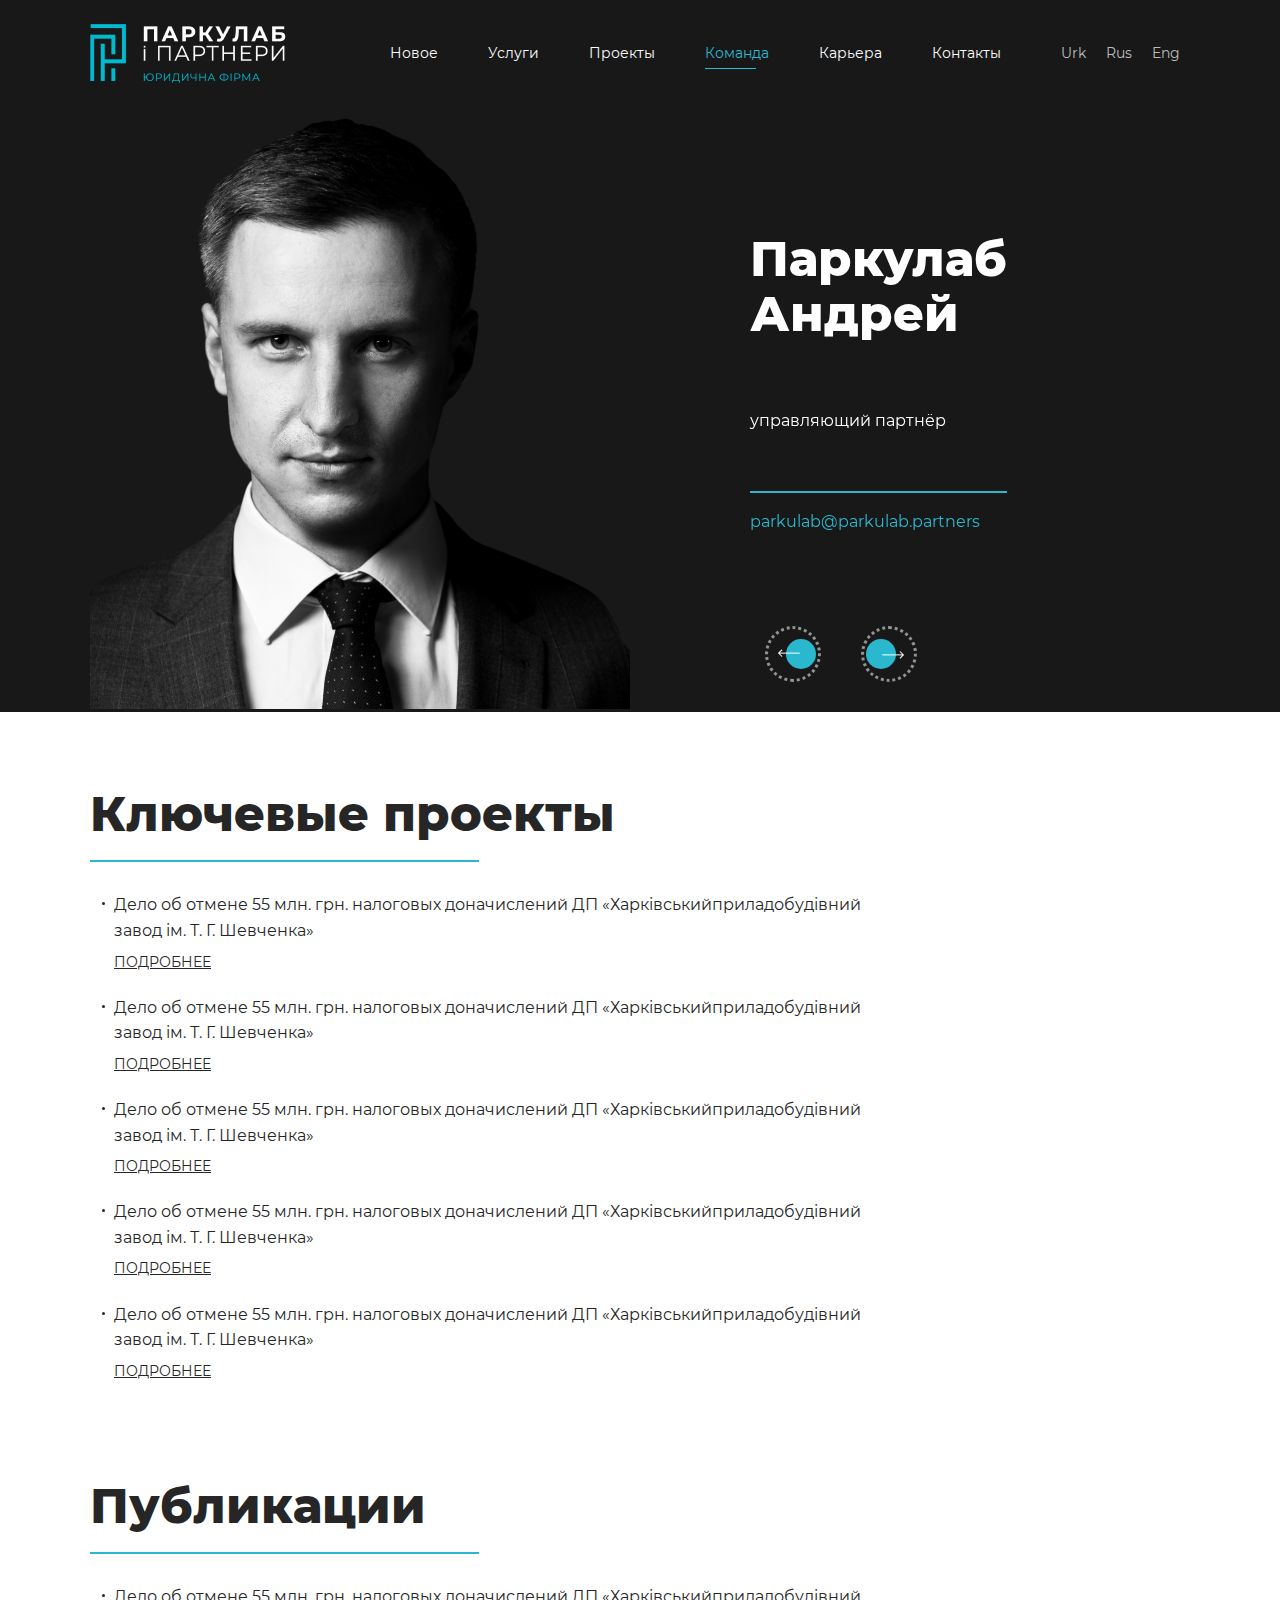
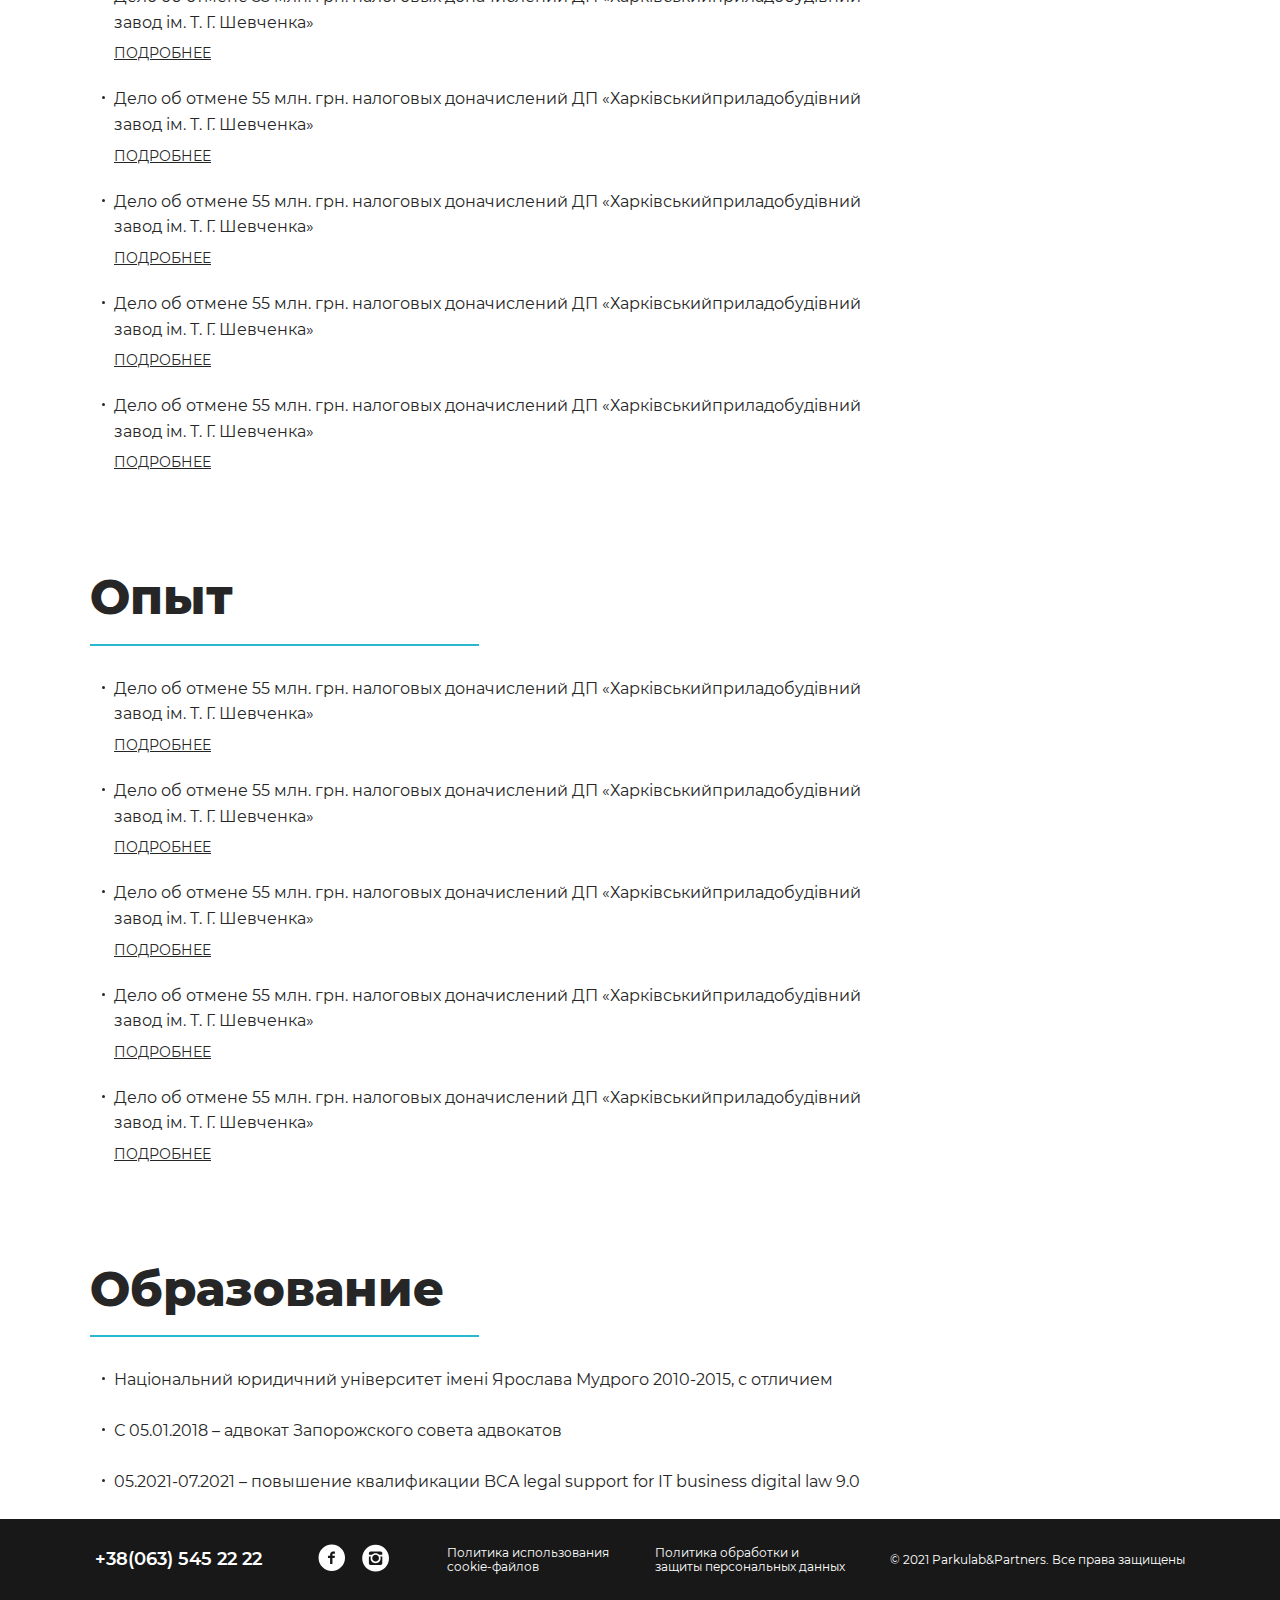
<file: comand-inn.html>
<!DOCTYPE html>
<html lang="en">

<head>
    <meta charset="UTF-8">
    <meta http-equiv="X-UA-Compatible" content="IE=edge">
    <meta name="viewport" content="width=device-width, initial-scale=1.0">
    <title>Document</title>
    <link rel="stylesheet" href="css/style.css">
</head>

<body>

    <div class="comand-inn">
        <div class="header">
            <div class="header__wraps">

                <div class="header__container _container">
                    <div class="header__inner">

                        <a href="index.html" class="header__logo logo">
                            <img class="logo__img" src="img/header/logo.png" alt="" class="logo__img">
                        </a>
                        <div class="header__right">
                            <div class="header__menu menu">
                                <ul class="menu__list">
                                    <li class="menu__item"><a href="new.html" class="menu__link ">Новое</a></li>
                                    <li class="menu__item"><a href="services.html" class="menu__link ">Услуги</a></li>
                                    <li class="menu__item"><a href="projectss.html" class="menu__link">Проекты</a></li>
                                    <li class="menu__item"><a href="comand.html" class="menu__link act">Команда</a></li>
                                    <li class="menu__item"><a href="" class="menu__link">Карьера</a></li>
                                    <li class="menu__item"><a href="contacts.html" class="menu__link">Контакты</a></li>
                                </ul>
                            </div>


                            <div class="header__lang lang">
                                <a href="" class="lang__send">Urk</a>
                                <a href="" class="lang__send">Rus</a>
                                <a href="" class="lang__send">Eng</a>
                            </div>

                        </div>
                        <div class="menuToggle icon">
                            <div class="hamburger"></div>
                        </div>
                    </div>
                </div>
            </div>

        </div>
        <div class="comand-inn__slider">
            <div class="comand-inn__container _container">
                <img src="img/comand/01.png" alt="" class="comand-inn__points">
                <div class="comand-inn__slidwrap">

                    <div class="comand-inn__slide">
                        <div class="comand-inn__photwrap">
                            <img src="img/comand-inn/01.png" alt="" class="comand-inn__photo">
                        </div>

                        <div class="comand-inn__slidecont">
                            <div class="comand-inn__slidtit">
                                Паркулаб <br> Андрей
                            </div>
                            <div class="comand-inn__desc">
                                управляющий партнёр
                            </div>
                            <div class="services-inn__line"></div>
                            <a href="mailto:parkulab@parkulab.partners" class="comand__link">parkulab@parkulab.partners</a>
                            <div class="comand-inn__btns">
                                <span class="  services-inn__round comand__round comand-inn__prev">
                                        <span class="comand-inn__blu">

                                        </span>
                                </span>
                                <span class="  services-inn__round comand__round comand-inn__next">
                                        <span class="comand-inn__blue">

                                        </span>
                                </span>
                            </div>
                        </div>
                    </div>
                    <div class="comand-inn__slide">
                        <div class="comand-inn__photwrap">
                            <img src="img/comand-inn/01.png" alt="" class="comand-inn__photo">
                        </div>

                        <div class="comand-inn__slidecont">
                            <div class="comand-inn__slidtit">
                                Паркулаб <br> Андрей
                            </div>
                            <div class="comand-inn__desc">
                                управляющий партнёр
                            </div>
                            <div class="services-inn__line"></div>
                            <a href="mailto:parkulab@parkulab.partners" class="comand__link">parkulab@parkulab.partners</a>
                            <div class="comand-inn__btns">
                                <span class="  services-inn__round comand__round comand-inn__prev">
                                        <span class="comand-inn__blu">

                                        </span>
                                </span>
                                <span class="  services-inn__round comand__round comand-inn__next">
                                        <span class="comand-inn__blue">

                                        </span>
                                </span>
                            </div>
                        </div>
                    </div>
                    <div class="comand-inn__slide">
                        <div class="comand-inn__photwrap">
                            <img src="img/comand-inn/01.png" alt="" class="comand-inn__photo">
                        </div>

                        <div class="comand-inn__slidecont">
                            <div class="comand-inn__slidtit">
                                Паркулаб <br> Андрей
                            </div>
                            <div class="comand-inn__desc">
                                управляющий партнёр
                            </div>
                            <div class="services-inn__line"></div>
                            <a href="mailto:parkulab@parkulab.partners" class="comand__link">parkulab@parkulab.partners</a>
                            <div class="comand-inn__btns">
                                <span class="  services-inn__round comand__round comand-inn__prev">
                                        <span class="comand-inn__blu">

                                        </span>
                                </span>
                                <span class="  services-inn__round comand__round comand-inn__next">
                                        <span class="comand-inn__blue">

                                        </span>
                                </span>
                            </div>
                        </div>
                    </div>



                </div>
            </div>

        </div>
        <div class="_container">
            <div class="comand-inn__content">

                <div class="comand-inn__left">
                    <div class="comand-inn__block">
                        <div class="contacts__title">
                            Ключевые проекты
                        </div>
                        <div class="contacts__line contacts__line_services"></div>

                        <ul class="comand-inn__list">
                            <li class="comand-inn__item">Дело об отмене 55 млн. грн. налоговых доначислений ДП «Харківськийприладобудівний завод ім. Т. Г. Шевченка»</li>
                            <a href="" class="comand-inn__link">Подробнее</a>
                            <li class="comand-inn__item">Дело об отмене 55 млн. грн. налоговых доначислений ДП «Харківськийприладобудівний завод ім. Т. Г. Шевченка»</li>
                            <a href="" class="comand-inn__link">Подробнее</a>
                            <li class="comand-inn__item">Дело об отмене 55 млн. грн. налоговых доначислений ДП «Харківськийприладобудівний завод ім. Т. Г. Шевченка»</li>
                            <a href="" class="comand-inn__link">Подробнее</a>
                            <li class="comand-inn__item">Дело об отмене 55 млн. грн. налоговых доначислений ДП «Харківськийприладобудівний завод ім. Т. Г. Шевченка»</li>
                            <a href="" class="comand-inn__link">Подробнее</a>
                            <li class="comand-inn__item">Дело об отмене 55 млн. грн. налоговых доначислений ДП «Харківськийприладобудівний завод ім. Т. Г. Шевченка»</li>
                            <a href="" class="comand-inn__link">Подробнее</a>
                        </ul>
                    </div>
                    <div class="comand-inn__block">
                        <div class="contacts__title">
                            Публикации
                        </div>
                        <div class="contacts__line contacts__line_services"></div>

                        <ul class="comand-inn__list">
                            <li class="comand-inn__item">Дело об отмене 55 млн. грн. налоговых доначислений ДП «Харківськийприладобудівний завод ім. Т. Г. Шевченка»</li>
                            <a href="" class="comand-inn__link">Подробнее</a>
                            <li class="comand-inn__item">Дело об отмене 55 млн. грн. налоговых доначислений ДП «Харківськийприладобудівний завод ім. Т. Г. Шевченка»</li>
                            <a href="" class="comand-inn__link">Подробнее</a>
                            <li class="comand-inn__item">Дело об отмене 55 млн. грн. налоговых доначислений ДП «Харківськийприладобудівний завод ім. Т. Г. Шевченка»</li>
                            <a href="" class="comand-inn__link">Подробнее</a>
                            <li class="comand-inn__item">Дело об отмене 55 млн. грн. налоговых доначислений ДП «Харківськийприладобудівний завод ім. Т. Г. Шевченка»</li>
                            <a href="" class="comand-inn__link">Подробнее</a>
                            <li class="comand-inn__item">Дело об отмене 55 млн. грн. налоговых доначислений ДП «Харківськийприладобудівний завод ім. Т. Г. Шевченка»</li>
                            <a href="" class="comand-inn__link">Подробнее</a>
                        </ul>
                    </div>
                    <div class="comand-inn__block">
                        <div class="contacts__title">
                            Опыт
                        </div>
                        <div class="contacts__line contacts__line_services"></div>

                        <ul class="comand-inn__list">
                            <li class="comand-inn__item">Дело об отмене 55 млн. грн. налоговых доначислений ДП «Харківськийприладобудівний завод ім. Т. Г. Шевченка»</li>
                            <a href="" class="comand-inn__link">Подробнее</a>
                            <li class="comand-inn__item">Дело об отмене 55 млн. грн. налоговых доначислений ДП «Харківськийприладобудівний завод ім. Т. Г. Шевченка»</li>
                            <a href="" class="comand-inn__link">Подробнее</a>
                            <li class="comand-inn__item">Дело об отмене 55 млн. грн. налоговых доначислений ДП «Харківськийприладобудівний завод ім. Т. Г. Шевченка»</li>
                            <a href="" class="comand-inn__link">Подробнее</a>
                            <li class="comand-inn__item">Дело об отмене 55 млн. грн. налоговых доначислений ДП «Харківськийприладобудівний завод ім. Т. Г. Шевченка»</li>
                            <a href="" class="comand-inn__link">Подробнее</a>
                            <li class="comand-inn__item">Дело об отмене 55 млн. грн. налоговых доначислений ДП «Харківськийприладобудівний завод ім. Т. Г. Шевченка»</li>
                            <a href="" class="comand-inn__link">Подробнее</a>
                        </ul>
                    </div>
                    <div class="comand-inn__block">
                        <div class="contacts__title">
                            Образование
                        </div>
                        <div class="contacts__line contacts__line_services"></div>

                        <ul class="comand-inn__list">
                            <li class="comand-inn__item comand-inn__item_marg">Національний юридичний університет імені Ярослава Мудрого 2010-2015, с отличием
                            </li>
                            <li class="comand-inn__item comand-inn__item_marg">С 05.01.2018 – адвокат Запорожского совета адвокатов
                            </li>
                            <li class="comand-inn__item comand-inn__item_marg">05.2021-07.2021 – повышение квалификации BCA legal support for IT business digital law 9.0
                            </li>


                        </ul>
                    </div>
                </div>
                <div class="comand-inn__right">

                    <div class="services-inn__nav">
                        <div class="services-inn__line comand-inn__pos"></div>
                        <div class="services-inn__navblock">
                            <a href="" class="services-inn__link">Все услуги</a>
                            <span class=" content-two__round services-inn__round services-inn__round_two">
                                        <span class="services-inn__blue">

                                        </span>
                            </span>
                        </div>

                    </div>
                </div>
            </div>
        </div>

        <div class="footer">
            <div class="footer__container _container">
                <div class="footer__wrap">
                    <div class="footer__inner">
                        <div class="footer__telephone footer__block">
                            <a href="tel:+380635452222" class="footer__call">+38(063) 545 22 22</a>
                        </div>
                        <div class="footer__icons footer__block">
                            <a href="" class="footer__icon">
                                <svg class="footer__img" width="28" height="28" viewBox="0 0 28 28" fill="" xmlns="http://www.w3.org/2000/svg">
<path  d="M13.7941 0.551758C6.48047 0.551758 0.551758 6.48047 0.551758 13.7941C0.551758 21.1078 6.48047 27.0365 13.7941 27.0365C21.1078 27.0365 27.0365 21.1078 27.0365 13.7941C27.0365 6.48047 21.1078 0.551758 13.7941 0.551758ZM16.9309 9.70278H14.9404C14.7045 9.70278 14.4424 10.0131 14.4424 10.4256V11.8629H16.9323L16.5557 13.9127H14.4424V20.0663H12.0933V13.9127H9.9621V11.8629H12.0933V10.6573C12.0933 8.92755 13.2934 7.52193 14.9404 7.52193H16.9309V9.70278Z" />
</svg>

                            </a>
                            <a href="" class="footer__icon">

                                <svg class="footer__img" width="27" height="28" viewBox="0 0 27 28" fill="" xmlns="http://www.w3.org/2000/svg">
<path d="M13.6 27.5882C11.7854 27.5882 10.0494 27.2349 8.39181 26.5282C6.73426 25.8216 5.30789 24.8707 4.11271 23.6755C2.91753 22.4803 1.96661 21.054 1.25997 19.3964C0.553333 17.7389 0.200012 16.0028 0.200012 14.1882C0.200012 12.3736 0.553333 10.6376 1.25997 8.98C1.96661 7.32245 2.91753 5.89609 4.11271 4.7009C5.30789 3.50572 6.73426 2.55481 8.39181 1.84817C10.0494 1.14153 11.7854 0.788208 13.6 0.788208C15.4146 0.788208 17.1507 1.14153 18.8082 1.84817C20.4658 2.55481 21.8921 3.50572 23.0873 4.7009C24.2825 5.89609 25.2334 7.32245 25.9401 8.98C26.6467 10.6376 27 12.3736 27 14.1882C27 16.0028 26.6467 17.7389 25.9401 19.3964C25.2334 21.054 24.2825 22.4803 23.0873 23.6755C21.8921 24.8707 20.4658 25.8216 18.8082 26.5282C17.1507 27.2349 15.4146 27.5882 13.6 27.5882ZM20.3 9.16321C20.3 8.70956 20.1386 8.31698 19.8158 7.98547C19.493 7.65396 19.0961 7.48821 18.625 7.48821H8.57501C8.12137 7.48821 7.72879 7.65396 7.39728 7.98547C7.06577 8.31698 6.90001 8.70956 6.90001 9.16321V10.8382H9.88361C10.8956 9.72154 12.1344 9.16321 13.6 9.16321C15.0656 9.16321 16.3044 9.72154 17.3164 10.8382H20.3V9.16321ZM10.25 14.1882C10.25 15.1129 10.5772 15.9025 11.2315 16.5568C11.8858 17.2111 12.6753 17.5382 13.6 17.5382C14.5248 17.5382 15.3143 17.2111 15.9686 16.5568C16.6229 15.9025 16.95 15.1129 16.95 14.1882C16.95 13.2635 16.6229 12.4739 15.9686 11.8197C15.3143 11.1654 14.5248 10.8382 13.6 10.8382C12.6753 10.8382 11.8858 11.1654 11.2315 11.8197C10.5772 12.4739 10.25 13.2635 10.25 14.1882ZM20.3 12.5132H18.3109C18.5203 13.089 18.625 13.6473 18.625 14.1882C18.625 15.584 18.1365 16.7705 17.1594 17.7476C16.1823 18.7247 14.9958 19.2132 13.6 19.2132C12.2042 19.2132 11.0177 18.7247 10.0406 17.7476C9.06355 16.7705 8.57501 15.584 8.57501 14.1882C8.57501 13.6473 8.6797 13.089 8.88907 12.5132H6.90001V19.2132C6.90001 19.6843 7.06141 20.0812 7.38419 20.404C7.70698 20.7268 8.10392 20.8882 8.57501 20.8882H18.625C19.0961 20.8882 19.493 20.7268 19.8158 20.404C20.1386 20.0812 20.3 19.6843 20.3 19.2132V12.5132Z" />
</svg>

                            </a>

                        </div>
                        <div class="footer__politics footer__block">
                            Политика использования <br> cookie-файлов

                        </div>
                        <div class="footer__politics footer__block">
                            Политика обработки и <br> защиты персональных данных


                        </div>
                        <div class="footer__rights footer__block">

                            © 2021 Parkulab&Partners. Все права защищены


                        </div>
                    </div>
                </div>
            </div>
        </div>
    </div>
    <script src="https://code.jquery.com/jquery-2.2.4.min.js"></script>


    <script src="slick.min.js "></script>
    <script src="js//contacts.js "></script>
    <script src="js//script.js "></script>
</body>

</html>
</file>
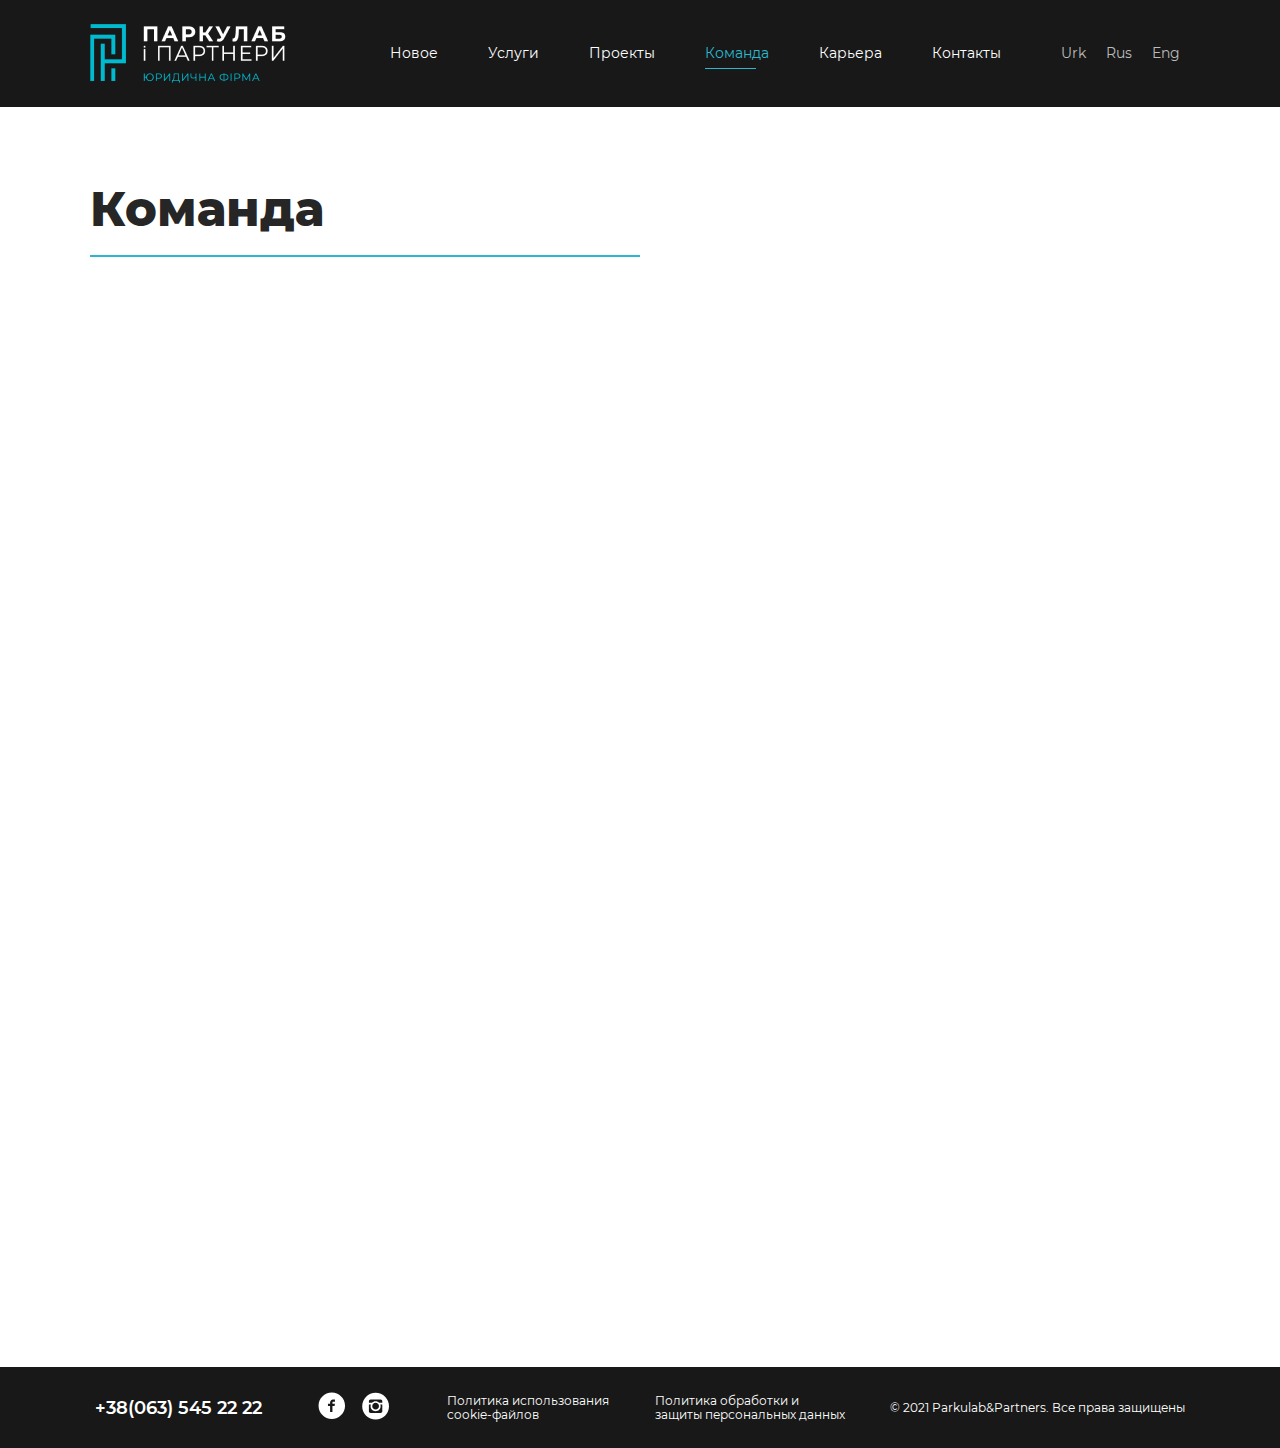
<file: comand.html>
<!DOCTYPE html>
<html lang="en">

<head>
    <meta charset="UTF-8">
    <meta http-equiv="X-UA-Compatible" content="IE=edge">
    <meta name="viewport" content="width=device-width, initial-scale=1.0">
    <title>Document</title>
    <link rel="stylesheet" href="css/style.css">
</head>

<body>

    <div class="comand">
        <div class="header">
            <div class="header__wraps">

                <div class="header__container _container">
                    <div class="header__inner">

                        <a href="index.html" class="header__logo logo">
                            <img class="logo__img" src="img/header/logo.png" alt="" class="logo__img">
                        </a>
                        <div class="header__right">
                            <div class="header__menu menu">
                                <ul class="menu__list">
                                    <li class="menu__item"><a href="new.html" class="menu__link ">Новое</a></li>
                                    <li class="menu__item"><a href="services.html" class="menu__link ">Услуги</a></li>
                                    <li class="menu__item"><a href="projectss.html" class="menu__link">Проекты</a></li>
                                    <li class="menu__item"><a href="comand.html" class="menu__link act">Команда</a></li>
                                    <li class="menu__item"><a href="" class="menu__link">Карьера</a></li>
                                    <li class="menu__item"><a href="contacts.html" class="menu__link">Контакты</a></li>
                                </ul>
                            </div>


                            <div class="header__lang lang">
                                <a href="" class="lang__send">Urk</a>
                                <a href="" class="lang__send">Rus</a>
                                <a href="" class="lang__send">Eng</a>
                            </div>

                        </div>
                        <div class="menuToggle icon">
                            <div class="hamburger"></div>
                        </div>
                    </div>
                </div>
            </div>

        </div>
        <div class="_container">
            <div class="comand__content">
                <div class="comand__top">
                    <div class="comand__tinn">

                        <div class="contacts__title">
                            Команда
                        </div>





                    </div>
                    <img src="img/comand/01.png" alt="" class="comand__bg">
                </div>
                <div class="contacts__line contacts__line_services">

                </div>


                <div class="comand__blocks">



                    <div class="comand__block">
                        <a href="comand-inn.html">
                            <img src="img/services-inn/01.png" alt="" class="comand__img">
                        </a>
                        <div class="comand__descrip">
                            <div class="comand__destop">

                                <div class="comand__name">Паркулаб <br> Андрей
                                </div>
                                <div class="comand__subname">управляющий партнёр
                                </div>
                                <div class="services-inn__line"></div>
                                <a href="mailto:parkulab@parkulab.partners" class="comand__link">parkulab@parkulab.partners</a>
                            </div>

                            <a href="comand-inn.html" class=" content-two__round services-inn__round comand__round comand__mg">
                                <span class="services-inn__blue">

                                        </span>
                            </a>
                        </div>
                    </div>
                    <div class="comand__block">
                        <a href="comand-inn.html">
                            <img src="img/services-inn/01.png" alt="" class="comand__img">
                        </a>
                        <div class="comand__descrip">
                            <div class="comand__destop">

                                <div class="comand__name">Паркулаб <br> Андрей
                                </div>
                                <div class="comand__subname">управляющий партнёр
                                </div>
                                <div class="services-inn__line"></div>
                                <a href="mailto:parkulab@parkulab.partners" class="comand__link">parkulab@parkulab.partners</a>
                            </div>

                            <a href="comand-inn.html" class=" content-two__round services-inn__round comand__round comand__mg">
                                <span class="services-inn__blue">

                                        </span>
                            </a>
                        </div>
                    </div>
                    <div class="comand__block">
                        <a href="comand-inn.html">
                            <img src="img/services-inn/01.png" alt="" class="comand__img">
                        </a>
                        <div class="comand__descrip">
                            <div class="comand__destop">

                                <div class="comand__name">Паркулаб <br> Андрей
                                </div>
                                <div class="comand__subname">управляющий партнёр
                                </div>
                                <div class="services-inn__line"></div>
                                <a href="mailto:parkulab@parkulab.partners" class="comand__link">parkulab@parkulab.partners</a>
                            </div>

                            <a href="comand-inn.html" class=" content-two__round services-inn__round comand__round comand__mg">
                                <span class="services-inn__blue">

                                        </span>
                            </a>
                        </div>
                    </div>
                    <div class="comand__block">
                        <a href="comand-inn.html">
                            <img src="img/services-inn/01.png" alt="" class="comand__img">
                        </a>
                        <div class="comand__descrip">
                            <div class="comand__destop">

                                <div class="comand__name">Паркулаб <br> Андрей
                                </div>
                                <div class="comand__subname">управляющий партнёр
                                </div>
                                <div class="services-inn__line"></div>
                                <a href="mailto:parkulab@parkulab.partners" class="comand__link">parkulab@parkulab.partners</a>
                            </div>

                            <a href="comand-inn.html" class=" content-two__round services-inn__round comand__round comand__mg">
                                <span class="services-inn__blue">

                                        </span>
                            </a>
                        </div>
                    </div>
                </div>
            </div>
        </div>
        <div class="footer">
            <div class="footer__container _container">
                <div class="footer__wrap">
                    <div class="footer__inner">
                        <div class="footer__telephone footer__block">
                            <a href="tel:+380635452222" class="footer__call">+38(063) 545 22 22</a>
                        </div>
                        <div class="footer__icons footer__block">
                            <a href="" class="footer__icon">
                                <svg class="footer__img" width="28" height="28" viewBox="0 0 28 28" fill="" xmlns="http://www.w3.org/2000/svg">
<path  d="M13.7941 0.551758C6.48047 0.551758 0.551758 6.48047 0.551758 13.7941C0.551758 21.1078 6.48047 27.0365 13.7941 27.0365C21.1078 27.0365 27.0365 21.1078 27.0365 13.7941C27.0365 6.48047 21.1078 0.551758 13.7941 0.551758ZM16.9309 9.70278H14.9404C14.7045 9.70278 14.4424 10.0131 14.4424 10.4256V11.8629H16.9323L16.5557 13.9127H14.4424V20.0663H12.0933V13.9127H9.9621V11.8629H12.0933V10.6573C12.0933 8.92755 13.2934 7.52193 14.9404 7.52193H16.9309V9.70278Z" />
</svg>

                            </a>
                            <a href="" class="footer__icon">

                                <svg class="footer__img" width="27" height="28" viewBox="0 0 27 28" fill="" xmlns="http://www.w3.org/2000/svg">
<path d="M13.6 27.5882C11.7854 27.5882 10.0494 27.2349 8.39181 26.5282C6.73426 25.8216 5.30789 24.8707 4.11271 23.6755C2.91753 22.4803 1.96661 21.054 1.25997 19.3964C0.553333 17.7389 0.200012 16.0028 0.200012 14.1882C0.200012 12.3736 0.553333 10.6376 1.25997 8.98C1.96661 7.32245 2.91753 5.89609 4.11271 4.7009C5.30789 3.50572 6.73426 2.55481 8.39181 1.84817C10.0494 1.14153 11.7854 0.788208 13.6 0.788208C15.4146 0.788208 17.1507 1.14153 18.8082 1.84817C20.4658 2.55481 21.8921 3.50572 23.0873 4.7009C24.2825 5.89609 25.2334 7.32245 25.9401 8.98C26.6467 10.6376 27 12.3736 27 14.1882C27 16.0028 26.6467 17.7389 25.9401 19.3964C25.2334 21.054 24.2825 22.4803 23.0873 23.6755C21.8921 24.8707 20.4658 25.8216 18.8082 26.5282C17.1507 27.2349 15.4146 27.5882 13.6 27.5882ZM20.3 9.16321C20.3 8.70956 20.1386 8.31698 19.8158 7.98547C19.493 7.65396 19.0961 7.48821 18.625 7.48821H8.57501C8.12137 7.48821 7.72879 7.65396 7.39728 7.98547C7.06577 8.31698 6.90001 8.70956 6.90001 9.16321V10.8382H9.88361C10.8956 9.72154 12.1344 9.16321 13.6 9.16321C15.0656 9.16321 16.3044 9.72154 17.3164 10.8382H20.3V9.16321ZM10.25 14.1882C10.25 15.1129 10.5772 15.9025 11.2315 16.5568C11.8858 17.2111 12.6753 17.5382 13.6 17.5382C14.5248 17.5382 15.3143 17.2111 15.9686 16.5568C16.6229 15.9025 16.95 15.1129 16.95 14.1882C16.95 13.2635 16.6229 12.4739 15.9686 11.8197C15.3143 11.1654 14.5248 10.8382 13.6 10.8382C12.6753 10.8382 11.8858 11.1654 11.2315 11.8197C10.5772 12.4739 10.25 13.2635 10.25 14.1882ZM20.3 12.5132H18.3109C18.5203 13.089 18.625 13.6473 18.625 14.1882C18.625 15.584 18.1365 16.7705 17.1594 17.7476C16.1823 18.7247 14.9958 19.2132 13.6 19.2132C12.2042 19.2132 11.0177 18.7247 10.0406 17.7476C9.06355 16.7705 8.57501 15.584 8.57501 14.1882C8.57501 13.6473 8.6797 13.089 8.88907 12.5132H6.90001V19.2132C6.90001 19.6843 7.06141 20.0812 7.38419 20.404C7.70698 20.7268 8.10392 20.8882 8.57501 20.8882H18.625C19.0961 20.8882 19.493 20.7268 19.8158 20.404C20.1386 20.0812 20.3 19.6843 20.3 19.2132V12.5132Z" />
</svg>

                            </a>

                        </div>
                        <div class="footer__politics footer__block">
                            Политика использования <br> cookie-файлов

                        </div>
                        <div class="footer__politics footer__block">
                            Политика обработки и <br> защиты персональных данных


                        </div>
                        <div class="footer__rights footer__block">

                            © 2021 Parkulab&Partners. Все права защищены


                        </div>
                    </div>
                </div>
            </div>
        </div>
    </div>
    <script src="https://code.jquery.com/jquery-2.2.4.min.js"></script>


    <script src="slick.min.js "></script>
    <script src="js//contacts.js "></script>
    <script src="js//script.js "></script>

</body>

</html>
</file>
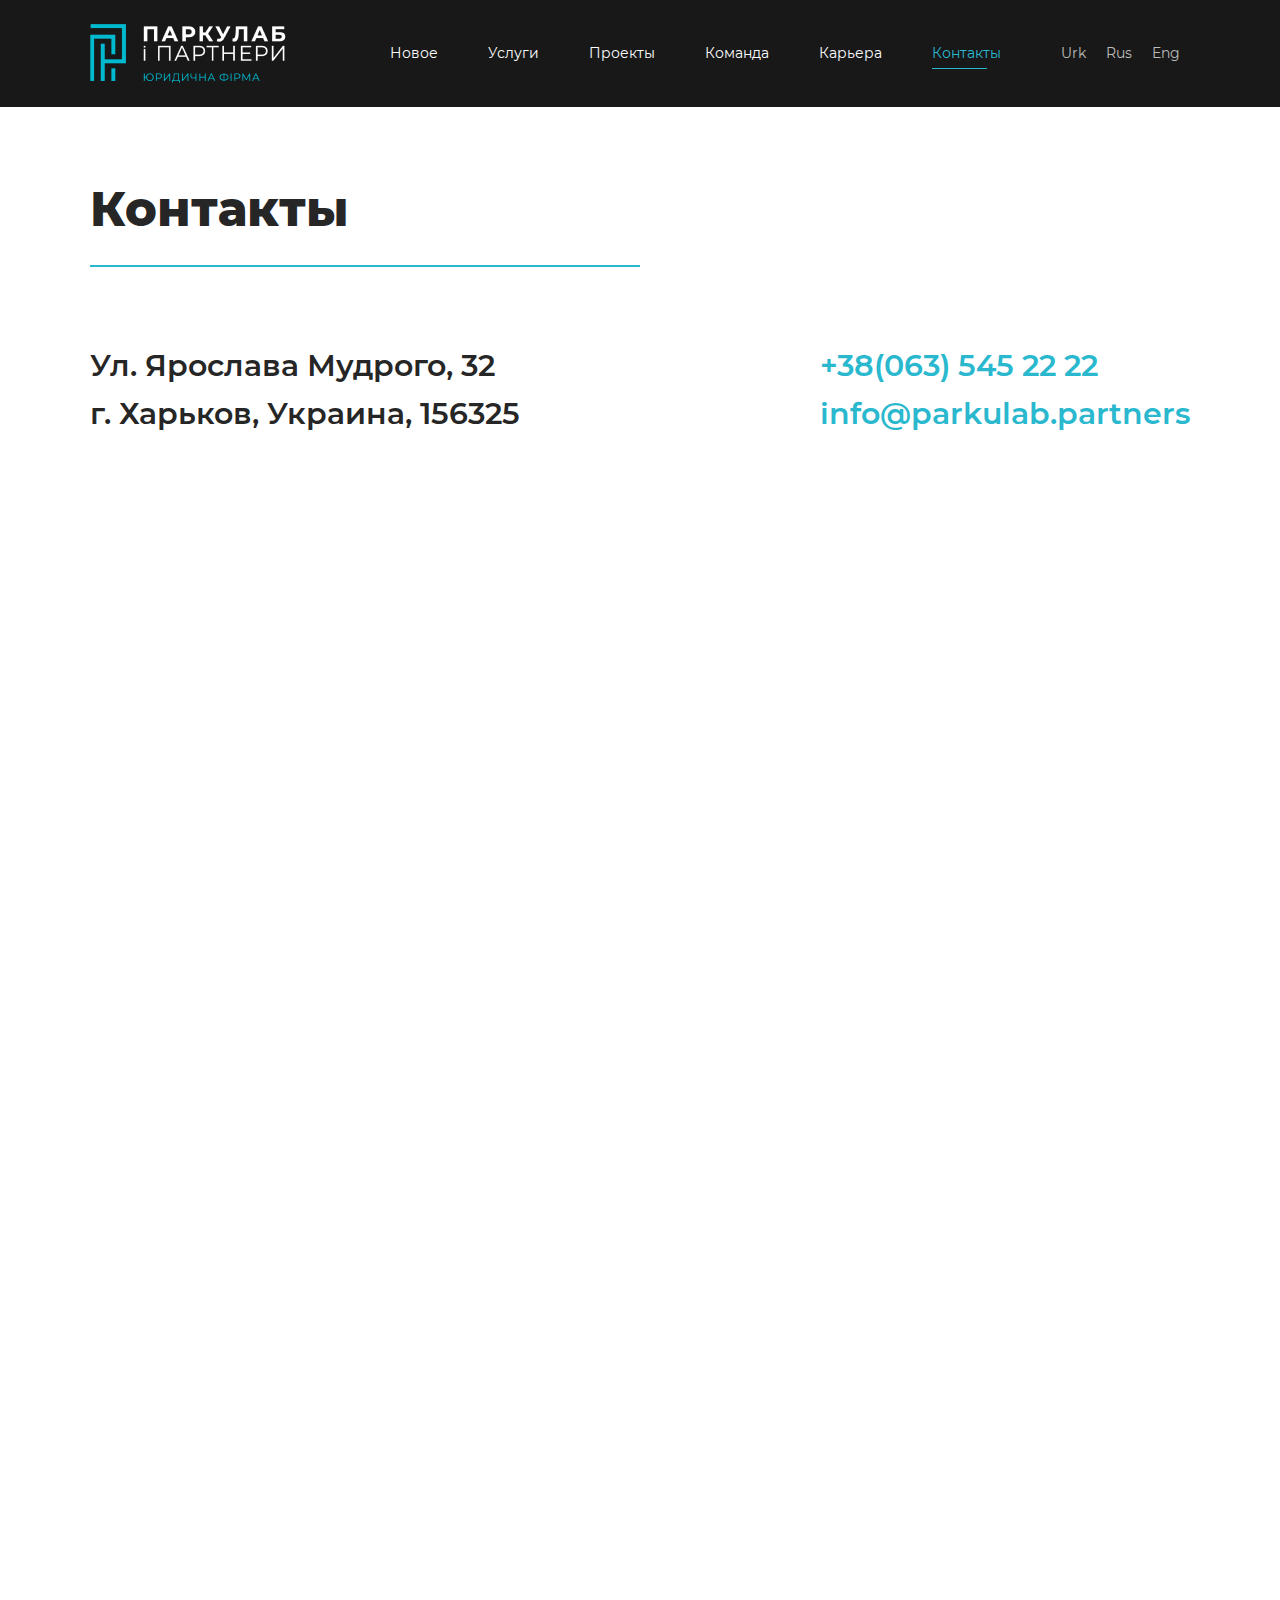
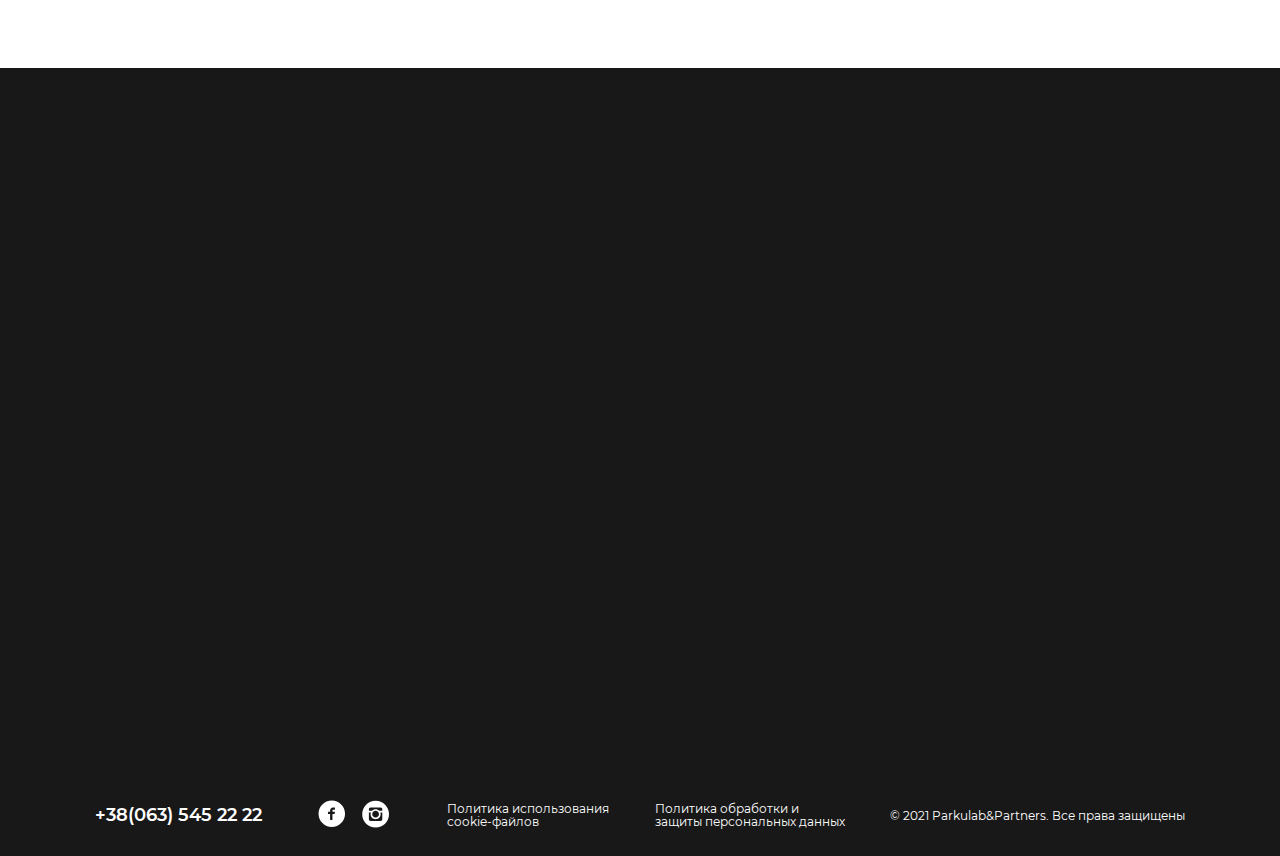
<file: contacts.html>
<!DOCTYPE html>
<html lang="en">

<head>
    <meta charset="UTF-8">
    <meta http-equiv="X-UA-Compatible" content="IE=edge">
    <meta name="viewport" content="width=device-width, initial-scale=1.0">
    <title>Document</title>
    <link rel="stylesheet" href="css/style.css">
</head>

<body>
    <div class="contancts">
        <div class="header">
            <div class="header__wraps">

                <div class="header__container _container">
                    <div class="header__inner">

                        <a href="index.html" class="header__logo logo">
                            <img class="logo__img" src="img/header/logo.png" alt="" class="logo__img">
                        </a>
                        <div class="header__right">
                            <div class="header__menu menu">
                                <ul class="menu__list">
                                    <li class="menu__item"><a href="new.html" class="menu__link ">Новое</a></li>
                                    <li class="menu__item"><a href="services.html" class="menu__link ">Услуги</a></li>
                                    <li class="menu__item"><a href="projectss.html" class="menu__link">Проекты</a></li>
                                    <li class="menu__item"><a href="comand.html" class="menu__link">Команда</a></li>
                                    <li class="menu__item"><a href="" class="menu__link">Карьера</a></li>
                                    <li class="menu__item"><a href="contacts.html" class="menu__link act">Контакты</a></li>
                                </ul>
                            </div>

                            <div class="header__lang lang">
                                <a href="" class="lang__send">Urk</a>
                                <a href="" class="lang__send">Rus</a>
                                <a href="" class="lang__send">Eng</a>
                            </div>

                        </div>
                        <div class="menuToggle icon">
                            <div class="hamburger"></div>
                        </div>
                    </div>
                </div>
            </div>

        </div>
        <div class="contacts__content">
            <div class="_container">
                <div class="contacts__title">
                    Контакты
                </div>
                <div class="contacts__line">

                </div>
                <div class="contacts__block">
                    <div class="contacts__address">
                        Ул. Ярослава Мудрого, 32 <br> г. Харьков, Украина, 156325
                    </div>
                    <div class="contacts__coordinat">
                        <a href="tel:+380635452222" class="contacts__blue">+38(063) 545 22 22</a> <br>
                        <a href="mailto:info@parkulab.partners" class="contacts__blue">info@parkulab.partners</a>
                    </div>


                </div>
                <div class="contacts__map">
                    <img src="img/contacts/03.png" alt="">
                </div>

                <div class="contacts__blocke">
                    <div class="contacts__line  contacts__line_diff hidden">

                    </div>

                    <div class="contacts__subtitle">
                        О нас
                    </div>
                    <div class="contacts__texte">
                        Lorem ipsum dolor sit amet, consectetur adipiscing elit. Magna non, fermentum pharetra ut. Scelerisque amet velit lectus est. Euismod amet laoreet lectus donec lacus ut. Urna enim ut semper fermentum integer quis lobortis donec. Sit est non sagittis faucibus
                        gravida faucibus arcu tincidunt. Ut mi id orci iaculis faucibus enim morbi lectus.
                    </div>
                    <div class="contacts__texte">
                        Lorem ipsum dolor sit amet, consectetur adipiscing elit. Magna non, fermentum pharetra ut. Scelerisque amet velit lectus est. Euismod amet laoreet lectus donec lacus ut. Urna enim ut semper fermentum integer quis lobortis donec. Sit est non sagittis faucibus
                        gravida faucibus arcu tincidunt. Ut mi id orci iaculis faucibus enim morbi lectus.
                    </div>
                    <div class="contacts__texte">
                        Lorem ipsum dolor sit amet, consectetur adipiscing elit. Magna non, fermentum pharetra ut. Scelerisque amet velit lectus est. Euismod amet laoreet lectus donec lacus ut. Urna enim ut semper fermentum integer quis lobortis donec. Sit est non sagittis faucibus
                        gravida faucibus arcu tincidunt. Ut mi id orci iaculis faucibus enim morbi lectus.
                    </div>
                </div>

            </div>
            <div class="contacts__bottom">

                <div class="contacts__height_left">

                    <img class="contacts__image_left" src="img/contacts/01.png" alt="">
                </div>

                <div class="_container">
                    <form action="#" class="contacts__forms forms">
                        <div class="forms__block">
                            <div class="forms__title">Задать вопрос эксперту</div>
                            <input class="forms__input" type="text" name="" placeholder="Имя" id="">
                            <input class="forms__input" type="email" name="" placeholder="E-mail" id="">
                            <input class="forms__input" type="tel" name="" placeholder="Телефон" id="">
                            <textarea class="forms__input forms__input_text" placeholder="Ваш вопрос" name="message"></textarea>
                            <div class="forms__check">
                                <input class="forms__checkbox" type="checkbox" id="music" name="interest" value="music">
                                <label class="forms__label" for="music">Даю согласие
на обработку моих
 персональных данных</label>
                            </div>
                            <input class="forms__btn" type="submit" value="Отправить">
                        </div>
                    </form>
                </div>
                <div class="contacts__height">

                    <img class="contacts__image_right" src="img/contacts/02.png" alt="">
                </div>
            </div>
        </div>
        <div class="footer">
            <div class="footer__container _container">
                <div class="footer__wrap">
                    <div class="footer__inner">
                        <div class="footer__telephone footer__block">
                            <a href="tel:+380635452222" class="footer__call">+38(063) 545 22 22</a>
                        </div>
                        <div class="footer__icons footer__block">
                            <a href="" class="footer__icon">
                                <svg class="footer__img" width="28" height="28" viewBox="0 0 28 28" fill="" xmlns="http://www.w3.org/2000/svg">
<path  d="M13.7941 0.551758C6.48047 0.551758 0.551758 6.48047 0.551758 13.7941C0.551758 21.1078 6.48047 27.0365 13.7941 27.0365C21.1078 27.0365 27.0365 21.1078 27.0365 13.7941C27.0365 6.48047 21.1078 0.551758 13.7941 0.551758ZM16.9309 9.70278H14.9404C14.7045 9.70278 14.4424 10.0131 14.4424 10.4256V11.8629H16.9323L16.5557 13.9127H14.4424V20.0663H12.0933V13.9127H9.9621V11.8629H12.0933V10.6573C12.0933 8.92755 13.2934 7.52193 14.9404 7.52193H16.9309V9.70278Z" />
</svg>

                            </a>
                            <a href="" class="footer__icon">

                                <svg class="footer__img" width="27" height="28" viewBox="0 0 27 28" fill="" xmlns="http://www.w3.org/2000/svg">
<path d="M13.6 27.5882C11.7854 27.5882 10.0494 27.2349 8.39181 26.5282C6.73426 25.8216 5.30789 24.8707 4.11271 23.6755C2.91753 22.4803 1.96661 21.054 1.25997 19.3964C0.553333 17.7389 0.200012 16.0028 0.200012 14.1882C0.200012 12.3736 0.553333 10.6376 1.25997 8.98C1.96661 7.32245 2.91753 5.89609 4.11271 4.7009C5.30789 3.50572 6.73426 2.55481 8.39181 1.84817C10.0494 1.14153 11.7854 0.788208 13.6 0.788208C15.4146 0.788208 17.1507 1.14153 18.8082 1.84817C20.4658 2.55481 21.8921 3.50572 23.0873 4.7009C24.2825 5.89609 25.2334 7.32245 25.9401 8.98C26.6467 10.6376 27 12.3736 27 14.1882C27 16.0028 26.6467 17.7389 25.9401 19.3964C25.2334 21.054 24.2825 22.4803 23.0873 23.6755C21.8921 24.8707 20.4658 25.8216 18.8082 26.5282C17.1507 27.2349 15.4146 27.5882 13.6 27.5882ZM20.3 9.16321C20.3 8.70956 20.1386 8.31698 19.8158 7.98547C19.493 7.65396 19.0961 7.48821 18.625 7.48821H8.57501C8.12137 7.48821 7.72879 7.65396 7.39728 7.98547C7.06577 8.31698 6.90001 8.70956 6.90001 9.16321V10.8382H9.88361C10.8956 9.72154 12.1344 9.16321 13.6 9.16321C15.0656 9.16321 16.3044 9.72154 17.3164 10.8382H20.3V9.16321ZM10.25 14.1882C10.25 15.1129 10.5772 15.9025 11.2315 16.5568C11.8858 17.2111 12.6753 17.5382 13.6 17.5382C14.5248 17.5382 15.3143 17.2111 15.9686 16.5568C16.6229 15.9025 16.95 15.1129 16.95 14.1882C16.95 13.2635 16.6229 12.4739 15.9686 11.8197C15.3143 11.1654 14.5248 10.8382 13.6 10.8382C12.6753 10.8382 11.8858 11.1654 11.2315 11.8197C10.5772 12.4739 10.25 13.2635 10.25 14.1882ZM20.3 12.5132H18.3109C18.5203 13.089 18.625 13.6473 18.625 14.1882C18.625 15.584 18.1365 16.7705 17.1594 17.7476C16.1823 18.7247 14.9958 19.2132 13.6 19.2132C12.2042 19.2132 11.0177 18.7247 10.0406 17.7476C9.06355 16.7705 8.57501 15.584 8.57501 14.1882C8.57501 13.6473 8.6797 13.089 8.88907 12.5132H6.90001V19.2132C6.90001 19.6843 7.06141 20.0812 7.38419 20.404C7.70698 20.7268 8.10392 20.8882 8.57501 20.8882H18.625C19.0961 20.8882 19.493 20.7268 19.8158 20.404C20.1386 20.0812 20.3 19.6843 20.3 19.2132V12.5132Z" />
</svg>

                            </a>

                        </div>
                        <div class="footer__politics footer__block">
                            Политика использования <br> cookie-файлов

                        </div>
                        <div class="footer__politics footer__block">
                            Политика обработки и <br> защиты персональных данных


                        </div>
                        <div class="footer__rights footer__block">

                            © 2021 Parkulab&Partners. Все права защищены


                        </div>
                    </div>
                </div>
            </div>
        </div>
    </div>

    <script src="https://code.jquery.com/jquery-2.2.4.min.js"></script>


    <script src="slick.min.js "></script>
    <script src="js//contacts.js "></script>
    <script src="js//script.js "></script>

</body>

</html>
</file>
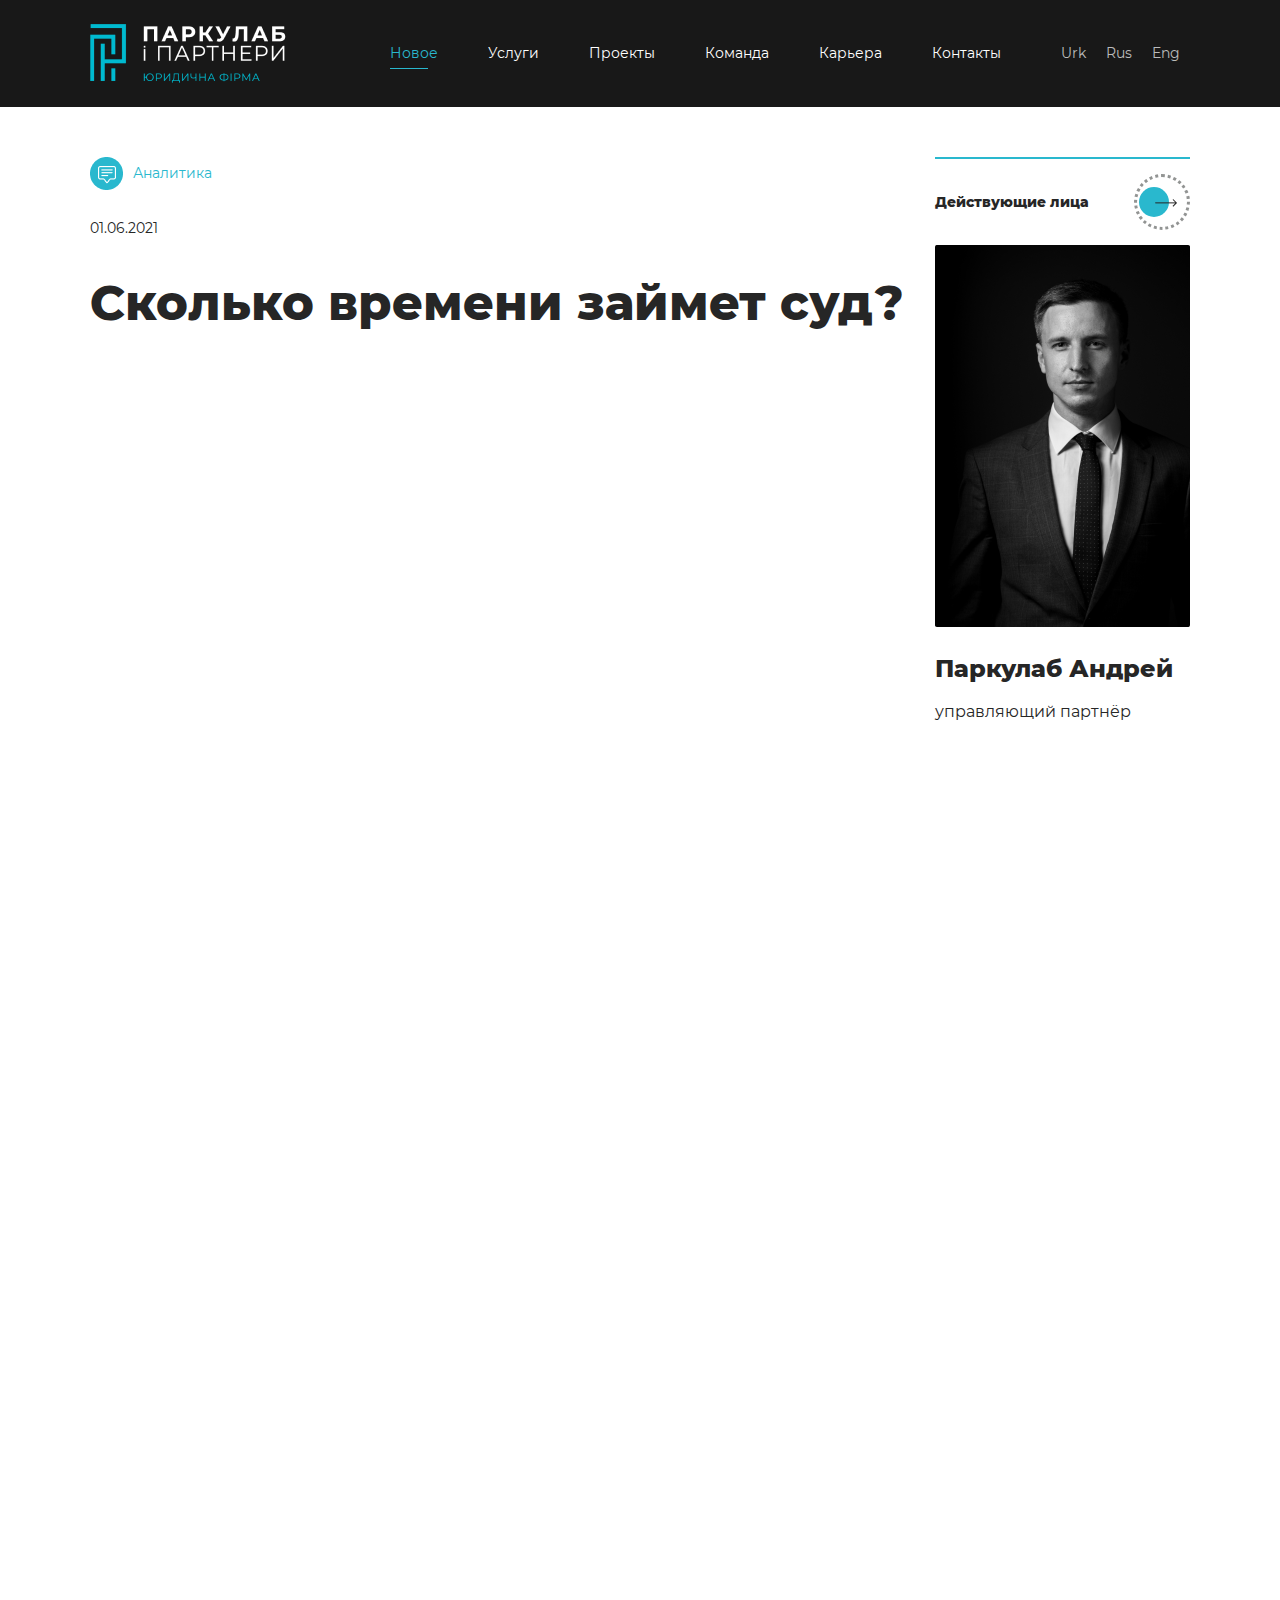
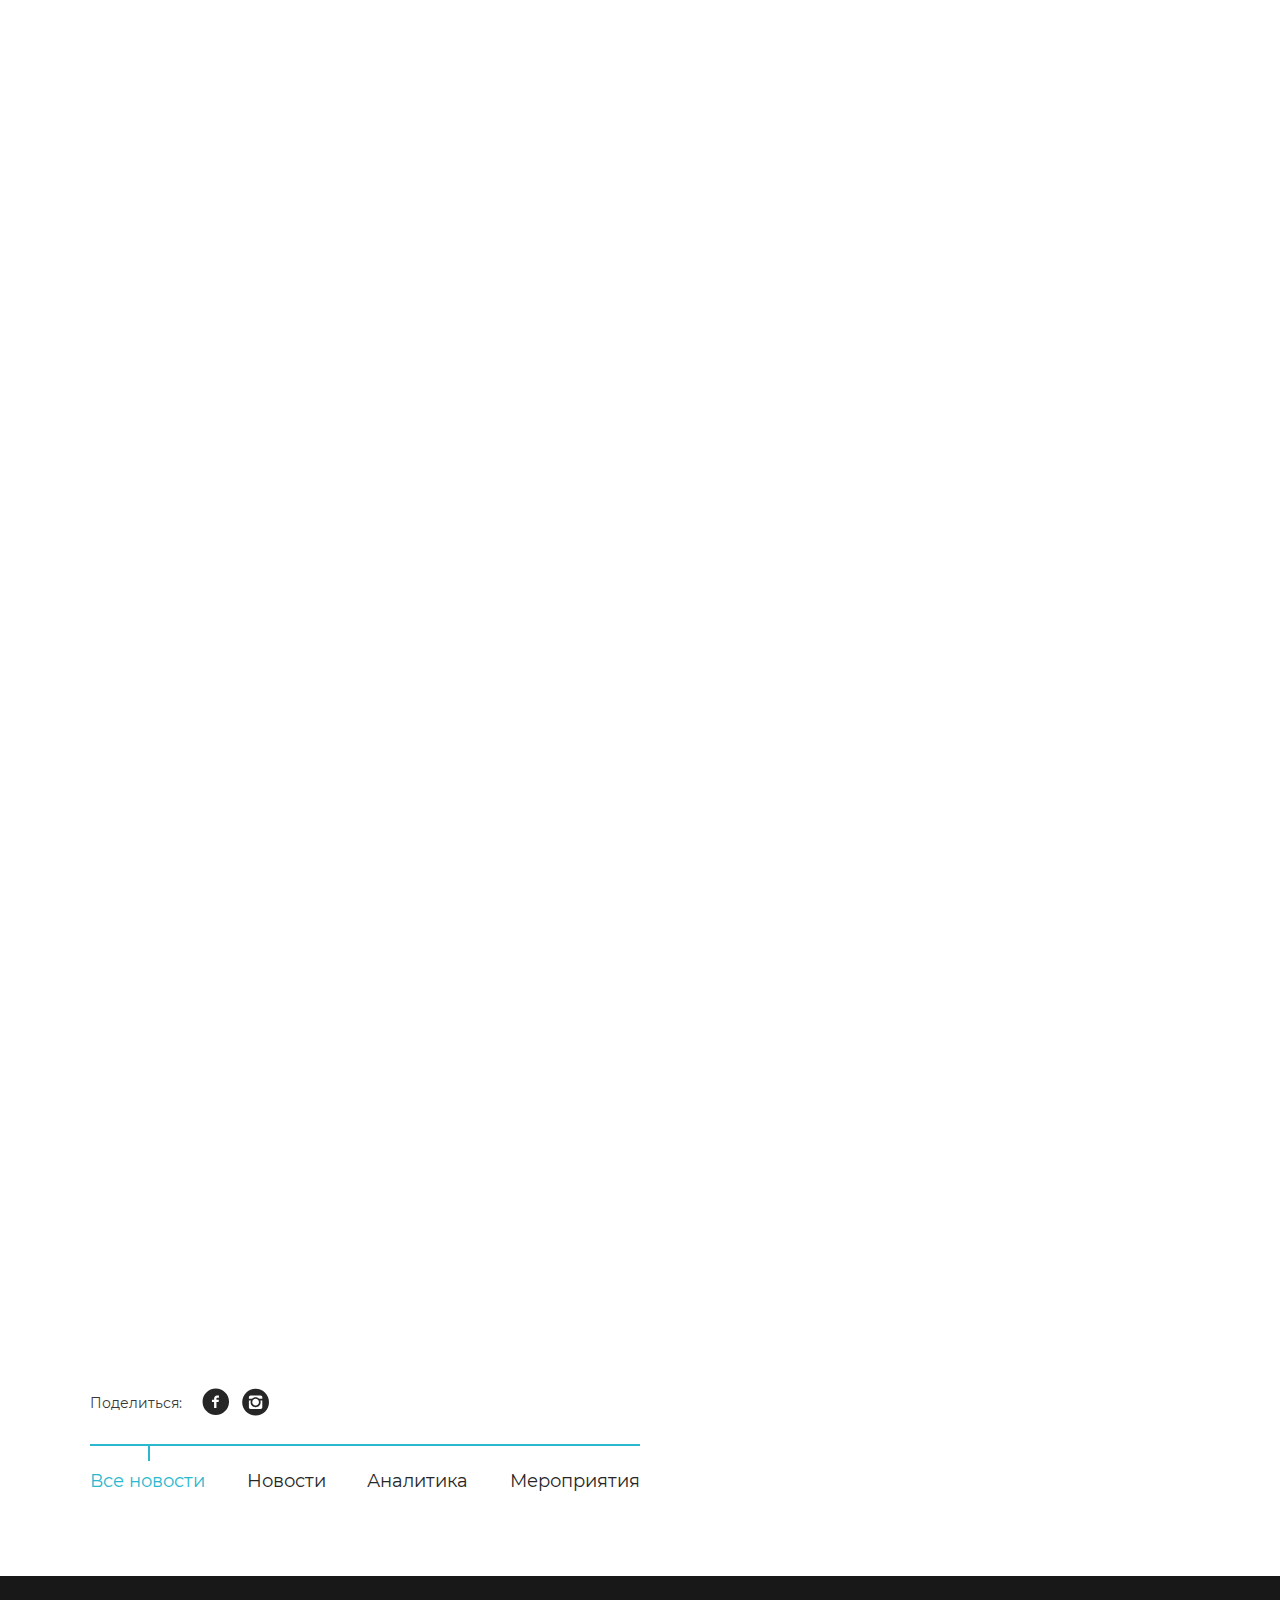
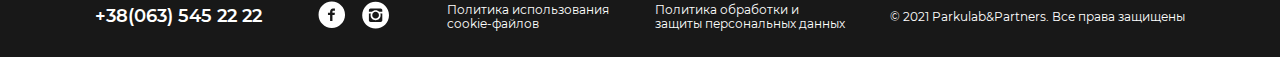
<file: new-inn.html>
<!DOCTYPE html>
<html lang="en">

<head>
    <meta charset="UTF-8">
    <meta http-equiv="X-UA-Compatible" content="IE=edge">
    <meta name="viewport" content="width=device-width, initial-scale=1.0">
    <title>Document</title>
    <link rel="stylesheet" href="css/style.css">
</head>

<body>

    <div class="new-inn">
        <div class="header">
            <div class="header__wraps">

                <div class="header__container _container">
                    <div class="header__inner">

                        <a href="index.html" class="header__logo logo">
                            <img class="logo__img" src="img/header/logo.png" alt="" class="logo__img">
                        </a>
                        <div class="header__right">
                            <div class="header__menu menu">
                                <ul class="menu__list">
                                    <li class="menu__item"><a href="new.html" class="menu__link act">Новое</a></li>
                                    <li class="menu__item"><a href="services.html" class="menu__link">Услуги</a></li>
                                    <li class="menu__item"><a href="projectss.html" class="menu__link">Проекты</a></li>
                                    <li class="menu__item"><a href="comand.html" class="menu__link">Команда</a></li>
                                    <li class="menu__item"><a href="" class="menu__link">Карьера</a></li>
                                    <li class="menu__item"><a href="contacts.html" class="menu__link">Контакты</a></li>
                                </ul>
                            </div>


                            <div class="header__lang lang">
                                <a href="" class="lang__send">Urk</a>
                                <a href="" class="lang__send">Rus</a>
                                <a href="" class="lang__send">Eng</a>
                            </div>

                        </div>
                        <div class="menuToggle icon">
                            <div class="hamburger"></div>
                        </div>
                    </div>
                </div>
            </div>

        </div>
        <div class="_container">
            <div class="services-inn__content">
                <div class="new-inn__left ">
                    <div class="new__left">
                        <img src="img/news/01.png" alt="" class="new__icon">
                        <div class="new__leftext">Аналитика</div>
                    </div>

                    <div class="new__right new-inn__rights">
                        01.06.2021
                    </div>
                    <div class="contacts__title new-inn__title new-inn__tite">
                        Сколько времени займет суд?

                    </div>
                    <div class="new-inn__blocks">
                        <div class="new-inn__text">Вопрос, который почти наверняка задаст любой, кто уже столкнулся или в ближайшее время столкнется с судебным разбирательством.</div>
                        <div class="new-inn__text">Мой ответ в большинстве случаев будет – невозможно предугадать. Слишком много переменных, от которых зависит срок рассмотрения дела – начиная от вполне объективных факторов в виде сложности и объемности дела, юрисдикции, загрузки
                            суда, и заканчивая подходом конкретного судьи к срокам и к ведению процесса, процессуальным поведением сторон, вплоть до политической ситуации в стране. Например, переаттестация судей, начавшаяся в 2016 году, стала триггером
                            для ухода многих судей в отставку, что с учетом очень медленного назначения новых судей привело к очень сильной перегрузке оставшихся. Могу только сориентировать из личной практики, сколько на данный момент занимает рассмотрение
                            типового спора в судах разных юрисдикций. Ну и привести пару примеров, после которых вам, возможно, вообще не захочется судиться.</div>
                        <div class="new-inn__text"> <strong> Внимание – речь идет только о судах Харькова.</strong> В других городах все очень индивидуально. Показательный пример – Окружной суд Киева. Там дело может спокойно висеть в производстве у судьи несколько лет вообще без
                            судебных заседаний и какого-либо движения. Самые долгие на данный момент – суды гражданской юрисдикции. Здесь сильно зависит от района. Модные Дзержинский и Киевский – самые загруженные; здесь рассмотрения стандартного дела
                            занимает в среднем около года. В других районах как повезет, но на практике быстрее полугода можно разве что решение о разводе получить.
                        </div>
                        <div class="new-inn__text">Гражданская апелляция тоже не подарок. Огромный недобор судей, перерывы между заседаниями по 2-3 месяца, в среднем полгода - год на рассмотрение. </div>
                        <div class="new-inn__text">Напомню, в случае подачи апелляционной жалобы решение суда вступает в законную силу и подлежит принудительному исполнению только после его пересмотра апелляционным судом.
                        </div>
                        <div class="new-inn__text new-inn__text_strong">“Итого, по стандартному гражданскому спору от иска до исполнительного листа как правило пройдет полтора-два года”. </div>
                        <div class="new-inn__text">Но это, естественно, не аксиома. На днях у меня завершились два дела, где я представлял ответчиков. Одно тянулось с середины 2017 года, второе – с начала 2018 года. Оба – закрыты без решения даже первой инстанции. Завершились дела
                            мировыми соглашениями – истцы предложили существенный дисконт (до 65%) от первоначальных требований, и моих клиентов такое предложение устроило. Если бы не мировые соглашения, я мог бы гарантировать клиентам еще минимум полтора
                            – два года судов до того момента, как истцы получили бы вступившее в законную силу решение.
                        </div>
                        <div class="new-inn__text">Административные дела как правило быстрее. Здесь существенную роль играет то, что юристы госорганов практически никогда не саботируют процесс неявками, ходатайствами и несвоевременной подачей документов, а судьи жестче следят за
                            процессуальными сроками и плотнее назначают судебные заседания. По первой инстанции вполне реально получить решение за два-три месяца.</div>
                        <div class="new-inn__text">Задержки начинаются после решения первой инстанции. Госорганами жалоба подается в 99% случаев, вне зависимости от судебной перспективы. Практически всегда жалоба будет подана в последний день 30 дневного срока на обжалование, довольно
                            часто – без судебного сбора, из-за чего будет оставлена без движения еще на пару недель, а то и месяцев. Рассмотрение апелляционным судом займет в среднем от 1 месяца до полугода.
                        </div>

                        <div class="new-inn__text new-inn__text_strong">“Итого, по стандартному гражданскому спору от иска до исполнительного листа как правило пройдет полтора-два года”. </div>

                        <div class="new-inn__text">Но тут есть еще одна особенность административного процесса – кассационная жалоба госорганами (в частности, налоговой и таможней) подается тоже практически всегда, и, если у вас не совсем мелкий спор, с достаточно высокой долей
                            вероятности Верховный Суд откроет кассационное производство. Дело может пролежать в Верховном Суде пару лет, совершенно вас не беспокоя, и закончиться отказом в удовлетворении жалобы, но если вдруг суд отправит его на новое
                            рассмотрение, то все придется начать сначала.</div>
                        <div class="new-inn__text"> <strong> Как пример – мое самое долгое дело как раз налоговое.</strong> Отсудились мы еще в 2014 году, но в 2019 Верховный Суд отправил дело на новое рассмотрение. Вот и изучаем теперь третий год Налоговый кодекс в редакции 2011-2014
                            года, который, естественно, все, в том числе и судья, давно забыли.
                        </div>
                        <div class="new-inn__text">Наиболее быстрая конечно же хозяйственная юрисдикция. Здесь при должном везении реально пройти три инстанции (включая Верховный Суд) за полгода. За процессуальными сроками судьи следят, жестко пресекая саботаж процесса от сторон.
                            Редко какое дело задерживается в каждой из инстанций дольше 2-3 месяцев. </div>
                        <div class="new-inn__text">Подводя итог, хочу сказать, что я не гарантирую конкретных сроков рассмотрения дела.</div>
                        <div class="new-inn__text"> <strong> Я могу гарантировать, что процесс не будет затянут по вине адвоката, только если задачу затянуть процесс не ставит клиент. Вот тут у адвоката широкое пространство для творчества. </strong></div>
                        <div class="new-inn__text">Если же задача – максимально быстро отсудиться, то я могу гарантировать, что ни одно заседание по вашему делу не будет пропущено по нашей вине: из-за загрузки адвоката в других процессах, неподготовленности к судебным заседаниям,
                            болезней, отпусков и т.д. Такую гарантию я даю.</div>


                    </div>

                </div>

                <div class="services-inn__right">
                    <div class="services-inn__line"></div>

                    <div class="services-inn__who">
                        <div class="services-inn__face">Действующие лица</div>
                        <span class=" content-two__round services-inn__round">
                                        <span class="services-inn__blue">

                                        </span>
                        </span>



                    </div>
                    <img src="img/services-inn/01.png" alt="" class="services-inn__photo">
                    <div class="services-inn__name">
                        Паркулаб Андрей
                    </div>
                    <div class="services-inn__dol">
                        управляющий партнёр
                    </div>



                </div>
            </div>
            <div class="new-inn__twit">
                <div class="new-inn__name">Поделиться:</div>
                <div class="new-inn__icons">
                    <a href="" class="new-inn__link">
                        <svg class="new-inn__img" width="28" height="28" viewBox="0 0 28 28" fill="" xmlns="http://www.w3.org/2000/svg">
<path  d="M13.7941 0.551758C6.48047 0.551758 0.551758 6.48047 0.551758 13.7941C0.551758 21.1078 6.48047 27.0365 13.7941 27.0365C21.1078 27.0365 27.0365 21.1078 27.0365 13.7941C27.0365 6.48047 21.1078 0.551758 13.7941 0.551758ZM16.9309 9.70278H14.9404C14.7045 9.70278 14.4424 10.0131 14.4424 10.4256V11.8629H16.9323L16.5557 13.9127H14.4424V20.0663H12.0933V13.9127H9.9621V11.8629H12.0933V10.6573C12.0933 8.92755 13.2934 7.52193 14.9404 7.52193H16.9309V9.70278Z" />
</svg>
                    </a>
                    <a href="" class="new-inn__link">
                        <svg class="new-inn__img" width="27" height="28" viewBox="0 0 27 28" fill="" xmlns="http://www.w3.org/2000/svg">
<path d="M13.6 27.5882C11.7854 27.5882 10.0494 27.2349 8.39181 26.5282C6.73426 25.8216 5.30789 24.8707 4.11271 23.6755C2.91753 22.4803 1.96661 21.054 1.25997 19.3964C0.553333 17.7389 0.200012 16.0028 0.200012 14.1882C0.200012 12.3736 0.553333 10.6376 1.25997 8.98C1.96661 7.32245 2.91753 5.89609 4.11271 4.7009C5.30789 3.50572 6.73426 2.55481 8.39181 1.84817C10.0494 1.14153 11.7854 0.788208 13.6 0.788208C15.4146 0.788208 17.1507 1.14153 18.8082 1.84817C20.4658 2.55481 21.8921 3.50572 23.0873 4.7009C24.2825 5.89609 25.2334 7.32245 25.9401 8.98C26.6467 10.6376 27 12.3736 27 14.1882C27 16.0028 26.6467 17.7389 25.9401 19.3964C25.2334 21.054 24.2825 22.4803 23.0873 23.6755C21.8921 24.8707 20.4658 25.8216 18.8082 26.5282C17.1507 27.2349 15.4146 27.5882 13.6 27.5882ZM20.3 9.16321C20.3 8.70956 20.1386 8.31698 19.8158 7.98547C19.493 7.65396 19.0961 7.48821 18.625 7.48821H8.57501C8.12137 7.48821 7.72879 7.65396 7.39728 7.98547C7.06577 8.31698 6.90001 8.70956 6.90001 9.16321V10.8382H9.88361C10.8956 9.72154 12.1344 9.16321 13.6 9.16321C15.0656 9.16321 16.3044 9.72154 17.3164 10.8382H20.3V9.16321ZM10.25 14.1882C10.25 15.1129 10.5772 15.9025 11.2315 16.5568C11.8858 17.2111 12.6753 17.5382 13.6 17.5382C14.5248 17.5382 15.3143 17.2111 15.9686 16.5568C16.6229 15.9025 16.95 15.1129 16.95 14.1882C16.95 13.2635 16.6229 12.4739 15.9686 11.8197C15.3143 11.1654 14.5248 10.8382 13.6 10.8382C12.6753 10.8382 11.8858 11.1654 11.2315 11.8197C10.5772 12.4739 10.25 13.2635 10.25 14.1882ZM20.3 12.5132H18.3109C18.5203 13.089 18.625 13.6473 18.625 14.1882C18.625 15.584 18.1365 16.7705 17.1594 17.7476C16.1823 18.7247 14.9958 19.2132 13.6 19.2132C12.2042 19.2132 11.0177 18.7247 10.0406 17.7476C9.06355 16.7705 8.57501 15.584 8.57501 14.1882C8.57501 13.6473 8.6797 13.089 8.88907 12.5132H6.90001V19.2132C6.90001 19.6843 7.06141 20.0812 7.38419 20.404C7.70698 20.7268 8.10392 20.8882 8.57501 20.8882H18.625C19.0961 20.8882 19.493 20.7268 19.8158 20.404C20.1386 20.0812 20.3 19.6843 20.3 19.2132V12.5132Z" />
</svg>
                    </a>
                </div>
            </div>
            <div class="new__tabs">
                <a href="" class="new__tab actives">Все новости</a>
                <a href="" class="new__tab">Новости</a>
                <a href="" class="new__tab">Аналитика</a>
                <a href="" class="new__tab">Мероприятия</a>
            </div>
        </div>

        <div class="footer">
            <div class="footer__container _container">
                <div class="footer__wrap">
                    <div class="footer__inner">
                        <div class="footer__telephone footer__block">
                            <a href="tel:+380635452222" class="footer__call">+38(063) 545 22 22</a>
                        </div>
                        <div class="footer__icons footer__block">
                            <a href="" class="footer__icon">
                                <svg class="footer__img" width="28" height="28" viewBox="0 0 28 28" fill="" xmlns="http://www.w3.org/2000/svg">
<path  d="M13.7941 0.551758C6.48047 0.551758 0.551758 6.48047 0.551758 13.7941C0.551758 21.1078 6.48047 27.0365 13.7941 27.0365C21.1078 27.0365 27.0365 21.1078 27.0365 13.7941C27.0365 6.48047 21.1078 0.551758 13.7941 0.551758ZM16.9309 9.70278H14.9404C14.7045 9.70278 14.4424 10.0131 14.4424 10.4256V11.8629H16.9323L16.5557 13.9127H14.4424V20.0663H12.0933V13.9127H9.9621V11.8629H12.0933V10.6573C12.0933 8.92755 13.2934 7.52193 14.9404 7.52193H16.9309V9.70278Z" />
</svg>

                            </a>
                            <a href="" class="footer__icon">

                                <svg class="footer__img" width="27" height="28" viewBox="0 0 27 28" fill="" xmlns="http://www.w3.org/2000/svg">
<path d="M13.6 27.5882C11.7854 27.5882 10.0494 27.2349 8.39181 26.5282C6.73426 25.8216 5.30789 24.8707 4.11271 23.6755C2.91753 22.4803 1.96661 21.054 1.25997 19.3964C0.553333 17.7389 0.200012 16.0028 0.200012 14.1882C0.200012 12.3736 0.553333 10.6376 1.25997 8.98C1.96661 7.32245 2.91753 5.89609 4.11271 4.7009C5.30789 3.50572 6.73426 2.55481 8.39181 1.84817C10.0494 1.14153 11.7854 0.788208 13.6 0.788208C15.4146 0.788208 17.1507 1.14153 18.8082 1.84817C20.4658 2.55481 21.8921 3.50572 23.0873 4.7009C24.2825 5.89609 25.2334 7.32245 25.9401 8.98C26.6467 10.6376 27 12.3736 27 14.1882C27 16.0028 26.6467 17.7389 25.9401 19.3964C25.2334 21.054 24.2825 22.4803 23.0873 23.6755C21.8921 24.8707 20.4658 25.8216 18.8082 26.5282C17.1507 27.2349 15.4146 27.5882 13.6 27.5882ZM20.3 9.16321C20.3 8.70956 20.1386 8.31698 19.8158 7.98547C19.493 7.65396 19.0961 7.48821 18.625 7.48821H8.57501C8.12137 7.48821 7.72879 7.65396 7.39728 7.98547C7.06577 8.31698 6.90001 8.70956 6.90001 9.16321V10.8382H9.88361C10.8956 9.72154 12.1344 9.16321 13.6 9.16321C15.0656 9.16321 16.3044 9.72154 17.3164 10.8382H20.3V9.16321ZM10.25 14.1882C10.25 15.1129 10.5772 15.9025 11.2315 16.5568C11.8858 17.2111 12.6753 17.5382 13.6 17.5382C14.5248 17.5382 15.3143 17.2111 15.9686 16.5568C16.6229 15.9025 16.95 15.1129 16.95 14.1882C16.95 13.2635 16.6229 12.4739 15.9686 11.8197C15.3143 11.1654 14.5248 10.8382 13.6 10.8382C12.6753 10.8382 11.8858 11.1654 11.2315 11.8197C10.5772 12.4739 10.25 13.2635 10.25 14.1882ZM20.3 12.5132H18.3109C18.5203 13.089 18.625 13.6473 18.625 14.1882C18.625 15.584 18.1365 16.7705 17.1594 17.7476C16.1823 18.7247 14.9958 19.2132 13.6 19.2132C12.2042 19.2132 11.0177 18.7247 10.0406 17.7476C9.06355 16.7705 8.57501 15.584 8.57501 14.1882C8.57501 13.6473 8.6797 13.089 8.88907 12.5132H6.90001V19.2132C6.90001 19.6843 7.06141 20.0812 7.38419 20.404C7.70698 20.7268 8.10392 20.8882 8.57501 20.8882H18.625C19.0961 20.8882 19.493 20.7268 19.8158 20.404C20.1386 20.0812 20.3 19.6843 20.3 19.2132V12.5132Z" />
</svg>

                            </a>

                        </div>
                        <div class="footer__politics footer__block">
                            Политика использования <br> cookie-файлов

                        </div>
                        <div class="footer__politics footer__block">
                            Политика обработки и <br> защиты персональных данных


                        </div>
                        <div class="footer__rights footer__block">

                            © 2021 Parkulab&Partners. Все права защищены


                        </div>
                    </div>
                </div>
            </div>
        </div>
    </div>
    <script src="https://code.jquery.com/jquery-2.2.4.min.js"></script>


    <script src="slick.min.js "></script>
    <script src="js//contacts.js "></script>
    <script src="js/script.js"></script>

</body>

</html>
</file>
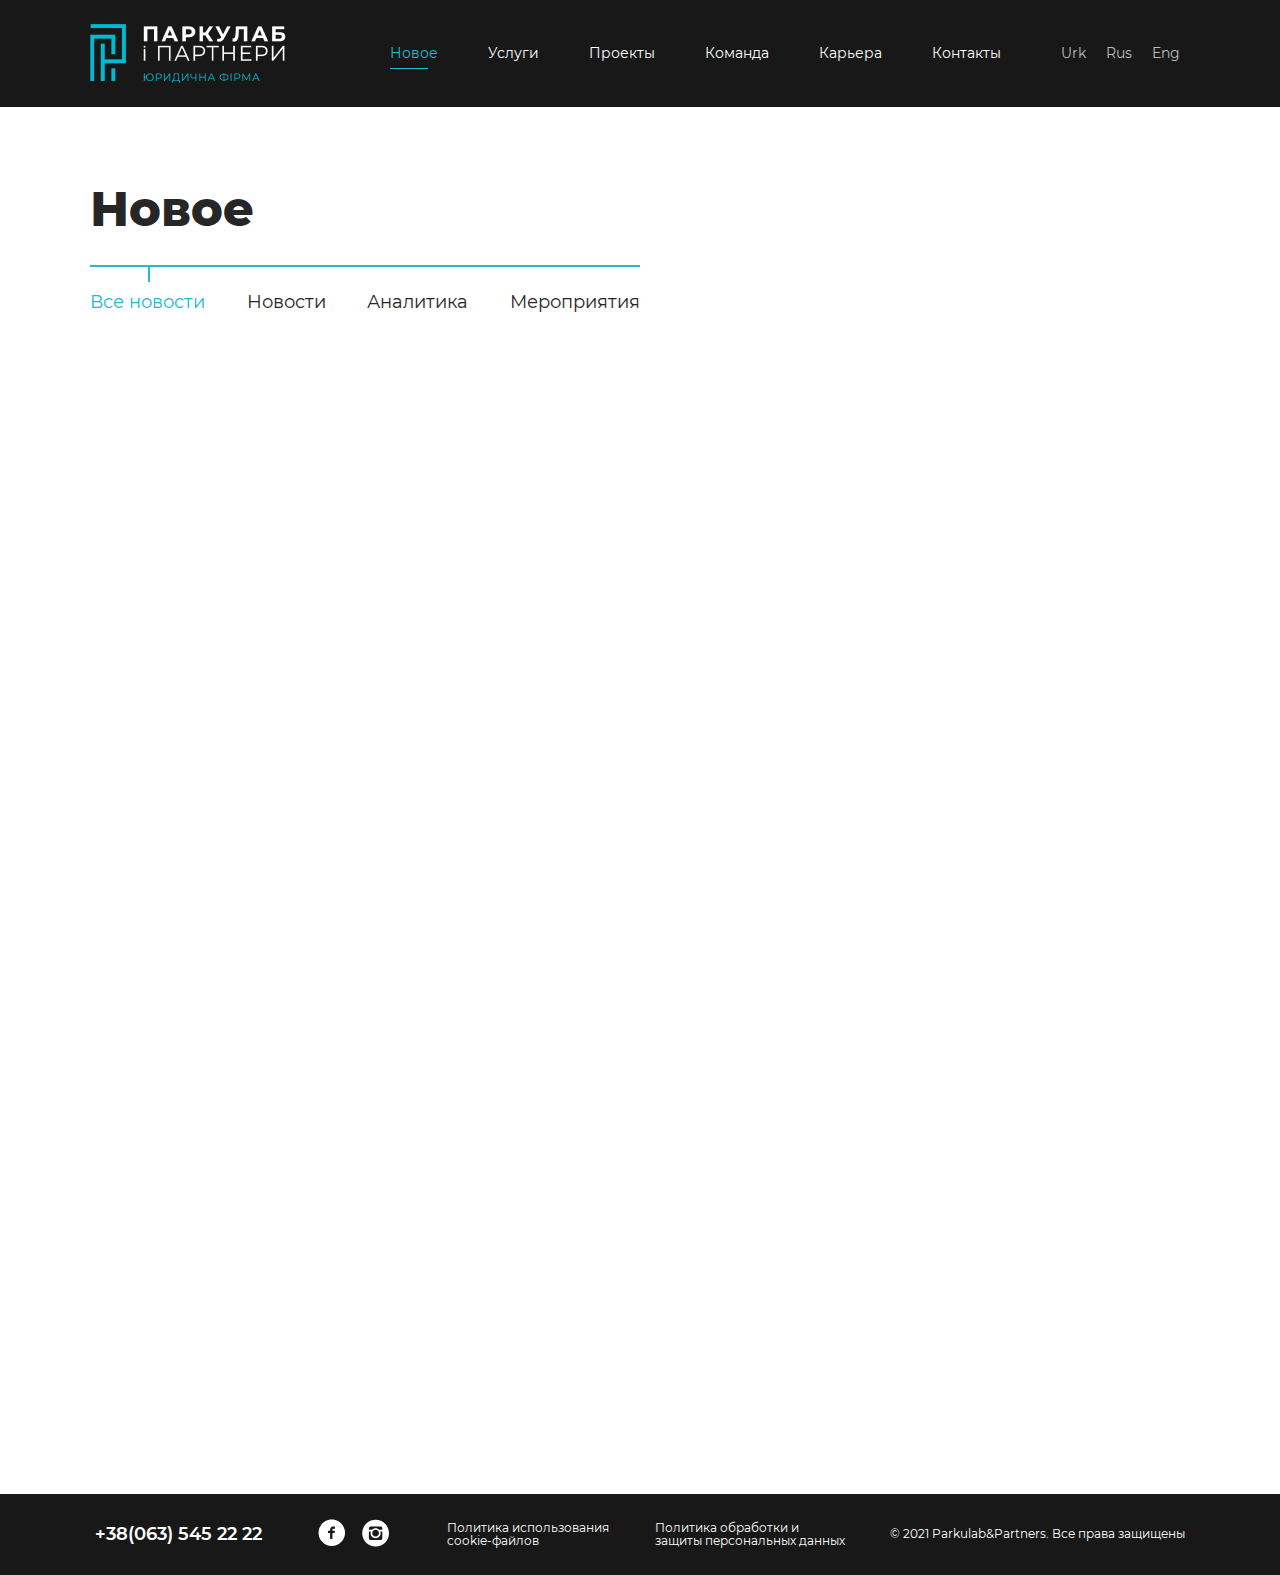
<file: new.html>
<!DOCTYPE html>
<html lang="en">

<head>
    <meta charset="UTF-8">
    <meta http-equiv="X-UA-Compatible" content="IE=edge">
    <meta name="viewport" content="width=device-width, initial-scale=1.0">
    <title>Document</title>
    <link rel="stylesheet" href="css/style.css">
</head>

<body>

    <div class="new">
        <div class="header">
            <div class="header__wraps">

                <div class="header__container _container">
                    <div class="header__inner">

                        <a href="index.html" class="header__logo logo">
                            <img class="logo__img" src="img/header/logo.png" alt="" class="logo__img">
                        </a>
                        <div class="header__right">
                            <div class="header__menu menu">
                                <ul class="menu__list">
                                    <li class="menu__item"><a href="new.html" class="menu__link act">Новое</a></li>
                                    <li class="menu__item"><a href="services.html" class="menu__link">Услуги</a></li>
                                    <li class="menu__item"><a href="projectss.html" class="menu__link">Проекты</a></li>
                                    <li class="menu__item"><a href="comand.html" class="menu__link">Команда</a></li>
                                    <li class="menu__item"><a href="" class="menu__link">Карьера</a></li>
                                    <li class="menu__item"><a href="contacts.html" class="menu__link">Контакты</a></li>
                                </ul>
                            </div>


                            <div class="header__lang lang">
                                <a href="" class="lang__send">Urk</a>
                                <a href="" class="lang__send">Rus</a>
                                <a href="" class="lang__send">Eng</a>
                            </div>

                        </div>
                        <div class="menuToggle icon">
                            <div class="hamburger"></div>
                        </div>
                    </div>
                </div>
            </div>

        </div>
        <div class="new__content">
            <div class="_container">
                <div class="contacts__title">
                    Новое
                </div>
                <div class="new__tabs">
                    <a href="" class="new__tab actives">Все новости</a>
                    <a href="" class="new__tab">Новости</a>
                    <a href="" class="new__tab">Аналитика</a>
                    <a href="" class="new__tab">Мероприятия</a>
                </div>
                <div class="new__blocks">
                    <div class="new__block">
                        <div class="new__top">
                            <div class="new__left">
                                <img src="img/news/01.png" alt="" class="new__icon">
                                <div class="new__leftext">Аналитика</div>
                            </div>
                            <div class="new__right">
                                01.06.2021
                            </div>
                        </div>
                        <div class="new__desc">Сколько времени займет суд?
                        </div>
                        <a href="new-inn.html" class="new__more">Подробнее</a>
                    </div>
                    <div class="new__block">
                        <div class="new__top">
                            <div class="new__left">
                                <img src="img/news/01.png" alt="" class="new__icon">
                                <div class="new__leftext">Аналитика</div>
                            </div>
                            <div class="new__right">
                                01.06.2021
                            </div>
                        </div>
                        <div class="new__desc">Сколько времени займет суд?
                        </div>
                        <a href="new-inn.html" class="new__more">Подробнее</a>
                    </div>
                    <div class="new__block">
                        <div class="new__top">
                            <div class="new__left">
                                <img src="img/news/01.png" alt="" class="new__icon">
                                <div class="new__leftext">Аналитика</div>
                            </div>
                            <div class="new__right">
                                01.06.2021
                            </div>
                        </div>
                        <div class="new__desc">Сколько времени займет суд?
                        </div>
                        <a href="new-inn.html" class="new__more">Подробнее</a>
                    </div>
                    <div class="new__block">
                        <div class="new__top">
                            <div class="new__left">
                                <img src="img/news/01.png" alt="" class="new__icon">
                                <div class="new__leftext">Аналитика</div>
                            </div>
                            <div class="new__right">
                                01.06.2021
                            </div>
                        </div>
                        <div class="new__desc">Сколько времени займет суд?
                        </div>
                        <a href="new-inn.html" class="new__more">Подробнее</a>
                    </div>
                    <div class="new__block">
                        <div class="new__top">
                            <div class="new__left">
                                <img src="img/news/01.png" alt="" class="new__icon">
                                <div class="new__leftext">Аналитика</div>
                            </div>
                            <div class="new__right">
                                01.06.2021
                            </div>
                        </div>
                        <div class="new__desc">Сколько времени займет суд?
                        </div>
                        <a href="new-inn.html" class="new__more">Подробнее</a>
                    </div>
                    <div class="new__block">
                        <div class="new__top">
                            <div class="new__left">
                                <img src="img/news/01.png" alt="" class="new__icon">
                                <div class="new__leftext">Аналитика</div>
                            </div>
                            <div class="new__right">
                                01.06.2021
                            </div>
                        </div>
                        <div class="new__desc">Сколько времени займет суд?
                        </div>
                        <a href="new-inn.html" class="new__more">Подробнее</a>
                    </div>
                    <div class="new__block">
                        <div class="new__top">
                            <div class="new__left">
                                <img src="img/news/01.png" alt="" class="new__icon">
                                <div class="new__leftext">Аналитика</div>
                            </div>
                            <div class="new__right">
                                01.06.2021
                            </div>
                        </div>
                        <div class="new__desc">Сколько времени займет суд?
                        </div>
                        <a href="new-inn.html" class="new__more">Подробнее</a>
                    </div>
                    <div class="new__block">
                        <div class="new__top">
                            <div class="new__left">
                                <img src="img/news/01.png" alt="" class="new__icon">
                                <div class="new__leftext">Аналитика</div>
                            </div>
                            <div class="new__right">
                                01.06.2021
                            </div>
                        </div>
                        <div class="new__desc">Сколько времени займет суд?
                        </div>
                        <a href="new-inn.html" class="new__more">Подробнее</a>
                    </div>
                    <div class="new__block">
                        <div class="new__top">
                            <div class="new__left">
                                <img src="img/news/01.png" alt="" class="new__icon">
                                <div class="new__leftext">Аналитика</div>
                            </div>
                            <div class="new__right">
                                01.06.2021
                            </div>
                        </div>
                        <div class="new__desc">Сколько времени займет суд?
                        </div>
                        <a href="new-inn.html" class="new__more">Подробнее</a>
                    </div>
                    <div class="new__block">
                        <div class="new__top">
                            <div class="new__left">
                                <img src="img/news/01.png" alt="" class="new__icon">
                                <div class="new__leftext">Аналитика</div>
                            </div>
                            <div class="new__right">
                                01.06.2021
                            </div>
                        </div>
                        <div class="new__desc">Сколько времени займет суд?
                        </div>
                        <a href="new-inn.html" class="new__more">Подробнее</a>
                    </div>
                    <div class="new__block">
                        <div class="new__top">
                            <div class="new__left">
                                <img src="img/news/01.png" alt="" class="new__icon">
                                <div class="new__leftext">Аналитика</div>
                            </div>
                            <div class="new__right">
                                01.06.2021
                            </div>
                        </div>
                        <div class="new__desc">Сколько времени займет суд?
                        </div>
                        <a href="new-inn.html" class="new__more">Подробнее</a>
                    </div>
                    <div class="new__block">
                        <div class="new__top">
                            <div class="new__left">
                                <img src="img/news/01.png" alt="" class="new__icon">
                                <div class="new__leftext">Аналитика</div>
                            </div>
                            <div class="new__right">
                                01.06.2021
                            </div>
                        </div>
                        <div class="new__desc">Сколько времени займет суд?
                        </div>
                        <a href="new-inn.html" class="new__more">Подробнее</a>
                    </div>
                </div>
                <div class="services__pagination">
                    <div class="services__pagin">
                        <div class="services__round">
                            <img src="img/services/07.png" alt="" class="services__blue">
                        </div>
                        <div class="services__pagtex">Показать еще</div>
                    </div>
                </div>
            </div>
        </div>
        <div class="footer">
            <div class="footer__container _container">
                <div class="footer__wrap">
                    <div class="footer__inner">
                        <div class="footer__telephone footer__block">
                            <a href="tel:+380635452222" class="footer__call">+38(063) 545 22 22</a>
                        </div>
                        <div class="footer__icons footer__block">
                            <a href="" class="footer__icon">
                                <svg class="footer__img" width="28" height="28" viewBox="0 0 28 28" fill="" xmlns="http://www.w3.org/2000/svg">
<path  d="M13.7941 0.551758C6.48047 0.551758 0.551758 6.48047 0.551758 13.7941C0.551758 21.1078 6.48047 27.0365 13.7941 27.0365C21.1078 27.0365 27.0365 21.1078 27.0365 13.7941C27.0365 6.48047 21.1078 0.551758 13.7941 0.551758ZM16.9309 9.70278H14.9404C14.7045 9.70278 14.4424 10.0131 14.4424 10.4256V11.8629H16.9323L16.5557 13.9127H14.4424V20.0663H12.0933V13.9127H9.9621V11.8629H12.0933V10.6573C12.0933 8.92755 13.2934 7.52193 14.9404 7.52193H16.9309V9.70278Z" />
</svg>

                            </a>
                            <a href="" class="footer__icon">

                                <svg class="footer__img" width="27" height="28" viewBox="0 0 27 28" fill="" xmlns="http://www.w3.org/2000/svg">
<path d="M13.6 27.5882C11.7854 27.5882 10.0494 27.2349 8.39181 26.5282C6.73426 25.8216 5.30789 24.8707 4.11271 23.6755C2.91753 22.4803 1.96661 21.054 1.25997 19.3964C0.553333 17.7389 0.200012 16.0028 0.200012 14.1882C0.200012 12.3736 0.553333 10.6376 1.25997 8.98C1.96661 7.32245 2.91753 5.89609 4.11271 4.7009C5.30789 3.50572 6.73426 2.55481 8.39181 1.84817C10.0494 1.14153 11.7854 0.788208 13.6 0.788208C15.4146 0.788208 17.1507 1.14153 18.8082 1.84817C20.4658 2.55481 21.8921 3.50572 23.0873 4.7009C24.2825 5.89609 25.2334 7.32245 25.9401 8.98C26.6467 10.6376 27 12.3736 27 14.1882C27 16.0028 26.6467 17.7389 25.9401 19.3964C25.2334 21.054 24.2825 22.4803 23.0873 23.6755C21.8921 24.8707 20.4658 25.8216 18.8082 26.5282C17.1507 27.2349 15.4146 27.5882 13.6 27.5882ZM20.3 9.16321C20.3 8.70956 20.1386 8.31698 19.8158 7.98547C19.493 7.65396 19.0961 7.48821 18.625 7.48821H8.57501C8.12137 7.48821 7.72879 7.65396 7.39728 7.98547C7.06577 8.31698 6.90001 8.70956 6.90001 9.16321V10.8382H9.88361C10.8956 9.72154 12.1344 9.16321 13.6 9.16321C15.0656 9.16321 16.3044 9.72154 17.3164 10.8382H20.3V9.16321ZM10.25 14.1882C10.25 15.1129 10.5772 15.9025 11.2315 16.5568C11.8858 17.2111 12.6753 17.5382 13.6 17.5382C14.5248 17.5382 15.3143 17.2111 15.9686 16.5568C16.6229 15.9025 16.95 15.1129 16.95 14.1882C16.95 13.2635 16.6229 12.4739 15.9686 11.8197C15.3143 11.1654 14.5248 10.8382 13.6 10.8382C12.6753 10.8382 11.8858 11.1654 11.2315 11.8197C10.5772 12.4739 10.25 13.2635 10.25 14.1882ZM20.3 12.5132H18.3109C18.5203 13.089 18.625 13.6473 18.625 14.1882C18.625 15.584 18.1365 16.7705 17.1594 17.7476C16.1823 18.7247 14.9958 19.2132 13.6 19.2132C12.2042 19.2132 11.0177 18.7247 10.0406 17.7476C9.06355 16.7705 8.57501 15.584 8.57501 14.1882C8.57501 13.6473 8.6797 13.089 8.88907 12.5132H6.90001V19.2132C6.90001 19.6843 7.06141 20.0812 7.38419 20.404C7.70698 20.7268 8.10392 20.8882 8.57501 20.8882H18.625C19.0961 20.8882 19.493 20.7268 19.8158 20.404C20.1386 20.0812 20.3 19.6843 20.3 19.2132V12.5132Z" />
</svg>

                            </a>

                        </div>
                        <div class="footer__politics footer__block">
                            Политика использования <br> cookie-файлов

                        </div>
                        <div class="footer__politics footer__block">
                            Политика обработки и <br> защиты персональных данных


                        </div>
                        <div class="footer__rights footer__block">

                            © 2021 Parkulab&Partners. Все права защищены


                        </div>
                    </div>
                </div>
            </div>
        </div>
    </div>
    <script src="https://code.jquery.com/jquery-2.2.4.min.js"></script>


    <script src="slick.min.js "></script>
    <script src="js/contacts.js "></script>
    <script src="js/script.js"></script>


</body>

</html>
</file>
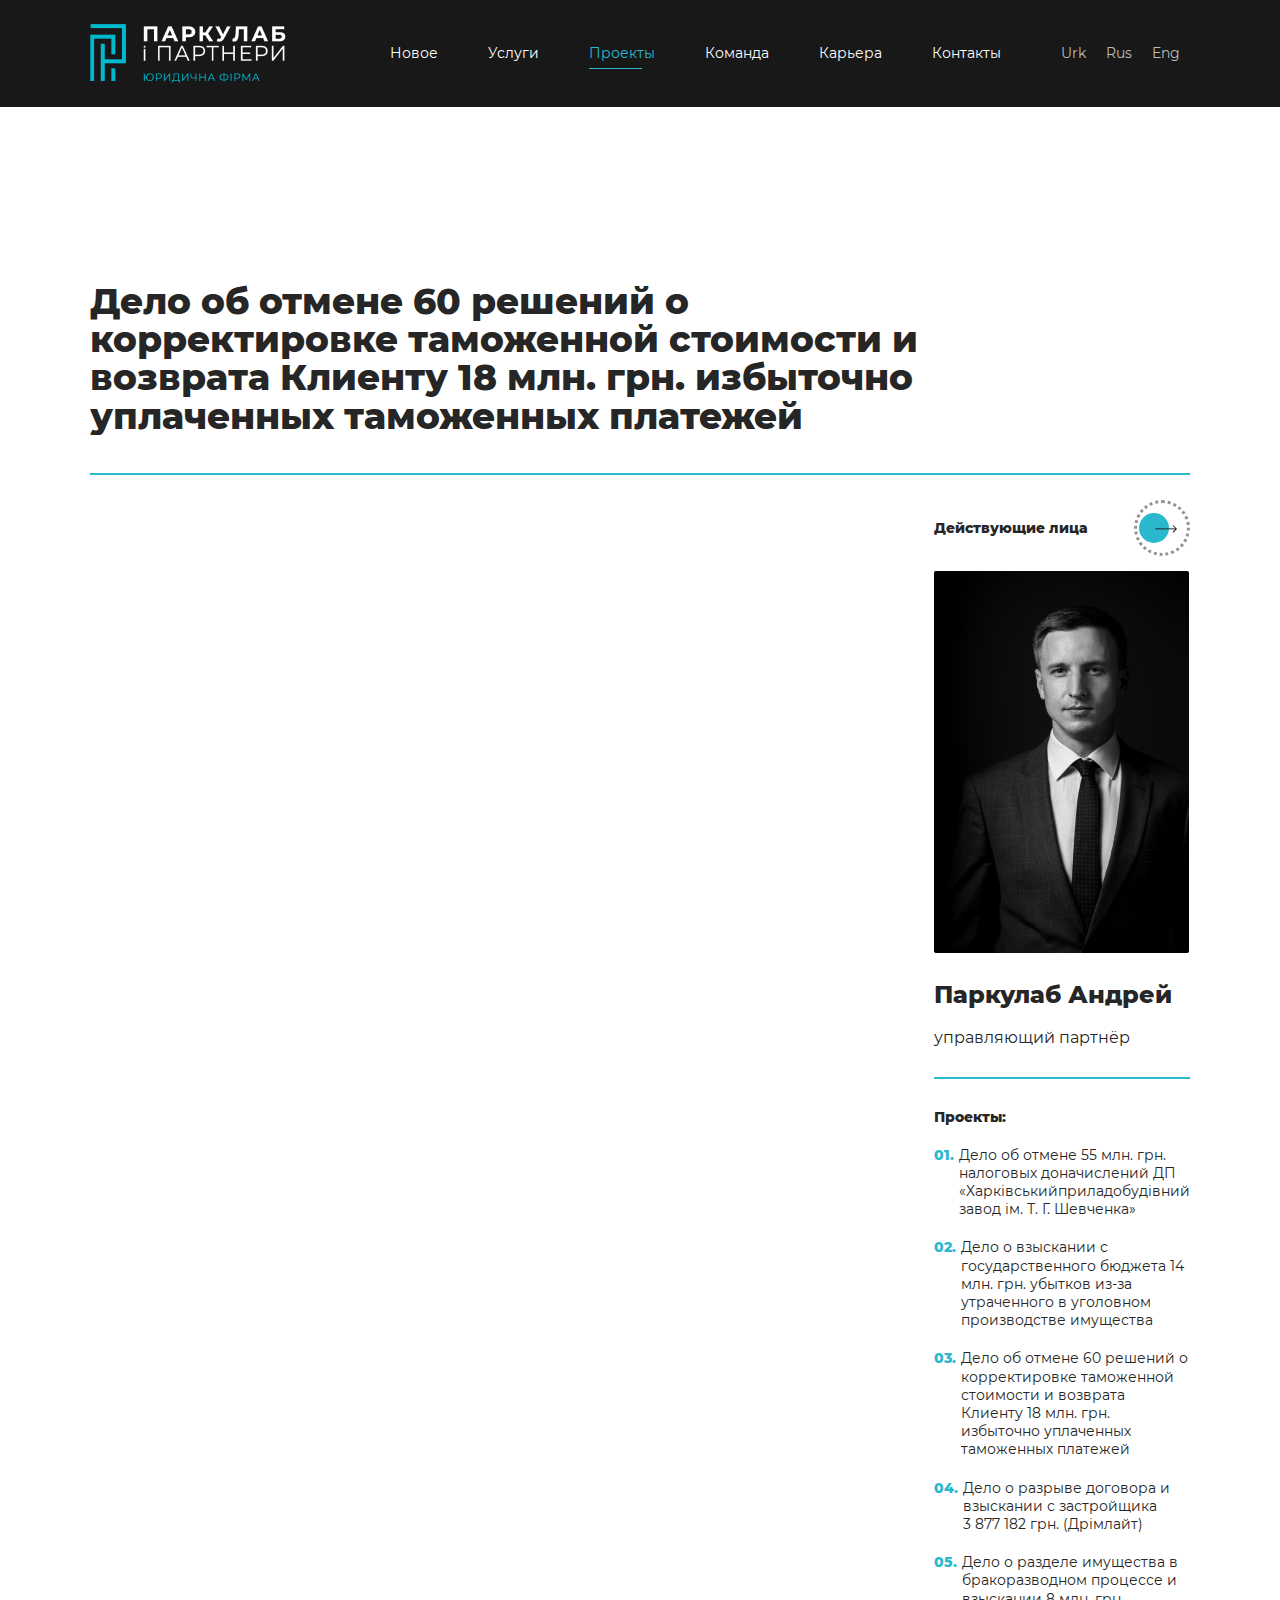
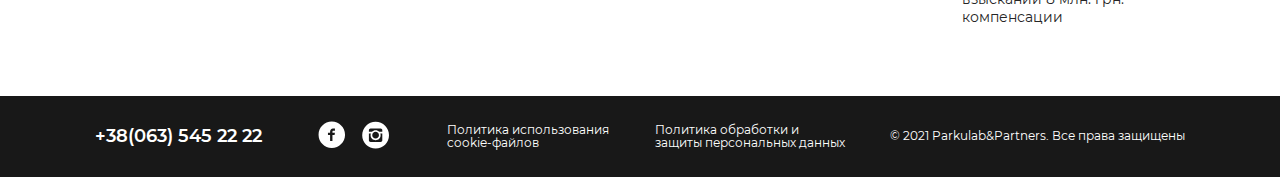
<file: projectss-inn.html>
<!DOCTYPE html>
<html lang="en">

<head>
    <meta charset="UTF-8">
    <meta http-equiv="X-UA-Compatible" content="IE=edge">
    <meta name="viewport" content="width=device-width, initial-scale=1.0">
    <title>Document</title>
    <link rel="stylesheet" href="css/style.css">
</head>

<body>

    <div class="projectss-inn">
        <div class="header">
            <div class="header__wraps">

                <div class="header__container _container">
                    <div class="header__inner">

                        <a href="index.html" class="header__logo logo">
                            <img class="logo__img" src="img/header/logo.png" alt="" class="logo__img">
                        </a>
                        <div class="header__right">
                            <div class="header__menu menu">
                                <ul class="menu__list">
                                    <li class="menu__item"><a href="new.html" class="menu__link ">Новое</a></li>
                                    <li class="menu__item"><a href="services.html" class="menu__link ">Услуги</a></li>
                                    <li class="menu__item"><a href="projectss.html" class="menu__link act">Проекты</a></li>
                                    <li class="menu__item"><a href="comand.html" class="menu__link">Команда</a></li>
                                    <li class="menu__item"><a href="" class="menu__link">Карьера</a></li>
                                    <li class="menu__item"><a href="contacts.html" class="menu__link">Контакты</a></li>
                                </ul>
                            </div>


                            <div class="header__lang lang">
                                <a href="" class="lang__send">Urk</a>
                                <a href="" class="lang__send">Rus</a>
                                <a href="" class="lang__send">Eng</a>
                            </div>

                        </div>
                        <div class="menuToggle icon">
                            <div class="hamburger"></div>
                        </div>
                    </div>
                </div>
            </div>

        </div>
        <div class="_container">
            <div class="projectss-inn__content">

                <div class="projectss-inn__top">

                    <div class="projectss__client projectss-inn__client"><span class="projectss__blue">Клиент: </span>Lorem ipsum dolor sit <br> amet, consectetur adipiscing <br> elit.</div>
                    <div class="projectss__client projectss-inn__client"><span class="projectss__blue">Оппонент: </span>Lorem ipsum dolor sit <br> amet, consectetur adipiscing <br> elit.</div>

                </div>
                <div class="contacts__title services-inn__tit projectss-inn__title">
                    Дело об отмене 60 решений о корректировке таможенной стоимости и возврата Клиенту 18 млн. грн. избыточно уплаченных таможенных платежей


                </div>
            </div>
        </div>
        <div class="_container">
            <div class="projectss-inn__contents">
                <div class="services-inn__left">

                    <div class="new-inn__text">Основанием для спора стало непризнание таможней заявленной таможенной стоимости ткани (по цене контракта) и повышение ее в два-три раза, что повлекло доначисление таможенных платежей.
                    </div>
                    <div class="new-inn__text">Дело было осложнено большим объемом поставки - предприятию было отказано в признании таможенной стоимости по 60 таможенным декларациям, соответственно обжаловались 60 решений о корректировке таможенной стоимости и карточки отказа в
                        принятии таможенных деклараций.
                    </div>
                    <div class="new-inn__text">Решением окружного административного суда, оставленным без изменений апеляционным и Верховным Судом <a href="">https://reyestr.court.gov.ua/Review/78626495</a> , исковые требования удовлетворены полностью.

                    </div>
                    <div class="new-inn__text"><strong> Результатом работы Андрея Паркулаба стал возврат Клиенту почти 18 млн. грн. таможенных платежей.</strong>

                    </div>



                    <div class="services-inn__nav">
                        <div class="services-inn__line services-inn__line_one"></div>
                        <div class="services-inn__navblock">
                            <a href="" class="services-inn__link">Все услуги</a>
                            <span class=" content-two__round services-inn__round services-inn__round_two">
                                        <span class="services-inn__blue">

                                        </span>
                            </span>
                        </div>

                    </div>

                </div>
                <div class="services-inn__right">


                    <div class="services-inn__who">
                        <div class="services-inn__face">Действующие лица</div>
                        <span class=" content-two__round services-inn__round">
                                        <span class="services-inn__blue">

                                        </span>
                        </span>



                    </div>
                    <img src="img/services-inn/01.png" alt="" class="services-inn__photo">
                    <div class="services-inn__name">
                        Паркулаб Андрей
                    </div>
                    <div class="services-inn__dol">
                        управляющий партнёр
                    </div>
                    <div class="services-inn__line"></div>
                    <div class="services-inn__protit">Проекты:</div>
                    <div class="services-inn__projects">
                        <div class="services-inn__project">
                            <div class="services-inn__num">01. </div>
                            <div class="services-inn__texte">Дело об отмене 55 млн. грн. налоговых доначислений ДП «Харківськийприладобудівний завод ім. Т. Г. Шевченка»</div>
                        </div>
                        <div class="services-inn__project">
                            <div class="services-inn__num">02. </div>
                            <div class="services-inn__texte">Дело о взыскании с государственного бюджета 14 млн. грн. убытков из-за утраченного в уголовном производстве имущества</div>
                        </div>
                        <div class="services-inn__project">
                            <div class="services-inn__num">03. </div>
                            <div class="services-inn__texte">Дело об отмене 60 решений о корректировке таможенной стоимости и возврата Клиенту 18 млн. грн. избыточно уплаченных таможенных платежей</div>
                        </div>
                        <div class="services-inn__project">
                            <div class="services-inn__num">04. </div>
                            <div class="services-inn__texte">Дело о разрыве договора и взыскании с застройщика 3 877 182 грн. (Дрімлайт)</div>
                        </div>
                        <div class="services-inn__project">
                            <div class="services-inn__num">05. </div>
                            <div class="services-inn__texte">Дело о разделе имущества в бракоразводном процессе и взыскании 8 млн. грн. компенсации</div>
                        </div>


                    </div>
                </div>
            </div>
        </div>
        <div class="footer">
            <div class="footer__container _container">
                <div class="footer__wrap">
                    <div class="footer__inner">
                        <div class="footer__telephone footer__block">
                            <a href="tel:+380635452222" class="footer__call">+38(063) 545 22 22</a>
                        </div>
                        <div class="footer__icons footer__block">
                            <a href="" class="footer__icon">
                                <svg class="footer__img" width="28" height="28" viewBox="0 0 28 28" fill="" xmlns="http://www.w3.org/2000/svg">
<path  d="M13.7941 0.551758C6.48047 0.551758 0.551758 6.48047 0.551758 13.7941C0.551758 21.1078 6.48047 27.0365 13.7941 27.0365C21.1078 27.0365 27.0365 21.1078 27.0365 13.7941C27.0365 6.48047 21.1078 0.551758 13.7941 0.551758ZM16.9309 9.70278H14.9404C14.7045 9.70278 14.4424 10.0131 14.4424 10.4256V11.8629H16.9323L16.5557 13.9127H14.4424V20.0663H12.0933V13.9127H9.9621V11.8629H12.0933V10.6573C12.0933 8.92755 13.2934 7.52193 14.9404 7.52193H16.9309V9.70278Z" />
</svg>

                            </a>
                            <a href="" class="footer__icon">

                                <svg class="footer__img" width="27" height="28" viewBox="0 0 27 28" fill="" xmlns="http://www.w3.org/2000/svg">
<path d="M13.6 27.5882C11.7854 27.5882 10.0494 27.2349 8.39181 26.5282C6.73426 25.8216 5.30789 24.8707 4.11271 23.6755C2.91753 22.4803 1.96661 21.054 1.25997 19.3964C0.553333 17.7389 0.200012 16.0028 0.200012 14.1882C0.200012 12.3736 0.553333 10.6376 1.25997 8.98C1.96661 7.32245 2.91753 5.89609 4.11271 4.7009C5.30789 3.50572 6.73426 2.55481 8.39181 1.84817C10.0494 1.14153 11.7854 0.788208 13.6 0.788208C15.4146 0.788208 17.1507 1.14153 18.8082 1.84817C20.4658 2.55481 21.8921 3.50572 23.0873 4.7009C24.2825 5.89609 25.2334 7.32245 25.9401 8.98C26.6467 10.6376 27 12.3736 27 14.1882C27 16.0028 26.6467 17.7389 25.9401 19.3964C25.2334 21.054 24.2825 22.4803 23.0873 23.6755C21.8921 24.8707 20.4658 25.8216 18.8082 26.5282C17.1507 27.2349 15.4146 27.5882 13.6 27.5882ZM20.3 9.16321C20.3 8.70956 20.1386 8.31698 19.8158 7.98547C19.493 7.65396 19.0961 7.48821 18.625 7.48821H8.57501C8.12137 7.48821 7.72879 7.65396 7.39728 7.98547C7.06577 8.31698 6.90001 8.70956 6.90001 9.16321V10.8382H9.88361C10.8956 9.72154 12.1344 9.16321 13.6 9.16321C15.0656 9.16321 16.3044 9.72154 17.3164 10.8382H20.3V9.16321ZM10.25 14.1882C10.25 15.1129 10.5772 15.9025 11.2315 16.5568C11.8858 17.2111 12.6753 17.5382 13.6 17.5382C14.5248 17.5382 15.3143 17.2111 15.9686 16.5568C16.6229 15.9025 16.95 15.1129 16.95 14.1882C16.95 13.2635 16.6229 12.4739 15.9686 11.8197C15.3143 11.1654 14.5248 10.8382 13.6 10.8382C12.6753 10.8382 11.8858 11.1654 11.2315 11.8197C10.5772 12.4739 10.25 13.2635 10.25 14.1882ZM20.3 12.5132H18.3109C18.5203 13.089 18.625 13.6473 18.625 14.1882C18.625 15.584 18.1365 16.7705 17.1594 17.7476C16.1823 18.7247 14.9958 19.2132 13.6 19.2132C12.2042 19.2132 11.0177 18.7247 10.0406 17.7476C9.06355 16.7705 8.57501 15.584 8.57501 14.1882C8.57501 13.6473 8.6797 13.089 8.88907 12.5132H6.90001V19.2132C6.90001 19.6843 7.06141 20.0812 7.38419 20.404C7.70698 20.7268 8.10392 20.8882 8.57501 20.8882H18.625C19.0961 20.8882 19.493 20.7268 19.8158 20.404C20.1386 20.0812 20.3 19.6843 20.3 19.2132V12.5132Z" />
</svg>

                            </a>

                        </div>
                        <div class="footer__politics footer__block">
                            Политика использования <br> cookie-файлов

                        </div>
                        <div class="footer__politics footer__block">
                            Политика обработки и <br> защиты персональных данных


                        </div>
                        <div class="footer__rights footer__block">

                            © 2021 Parkulab&Partners. Все права защищены


                        </div>
                    </div>
                </div>
            </div>
        </div>
    </div>
    <script src="https://code.jquery.com/jquery-2.2.4.min.js"></script>


    <script src="slick.min.js "></script>
    <script src="js//contacts.js "></script>
    <script src="js/script.js"></script>


</body>

</html>
</file>
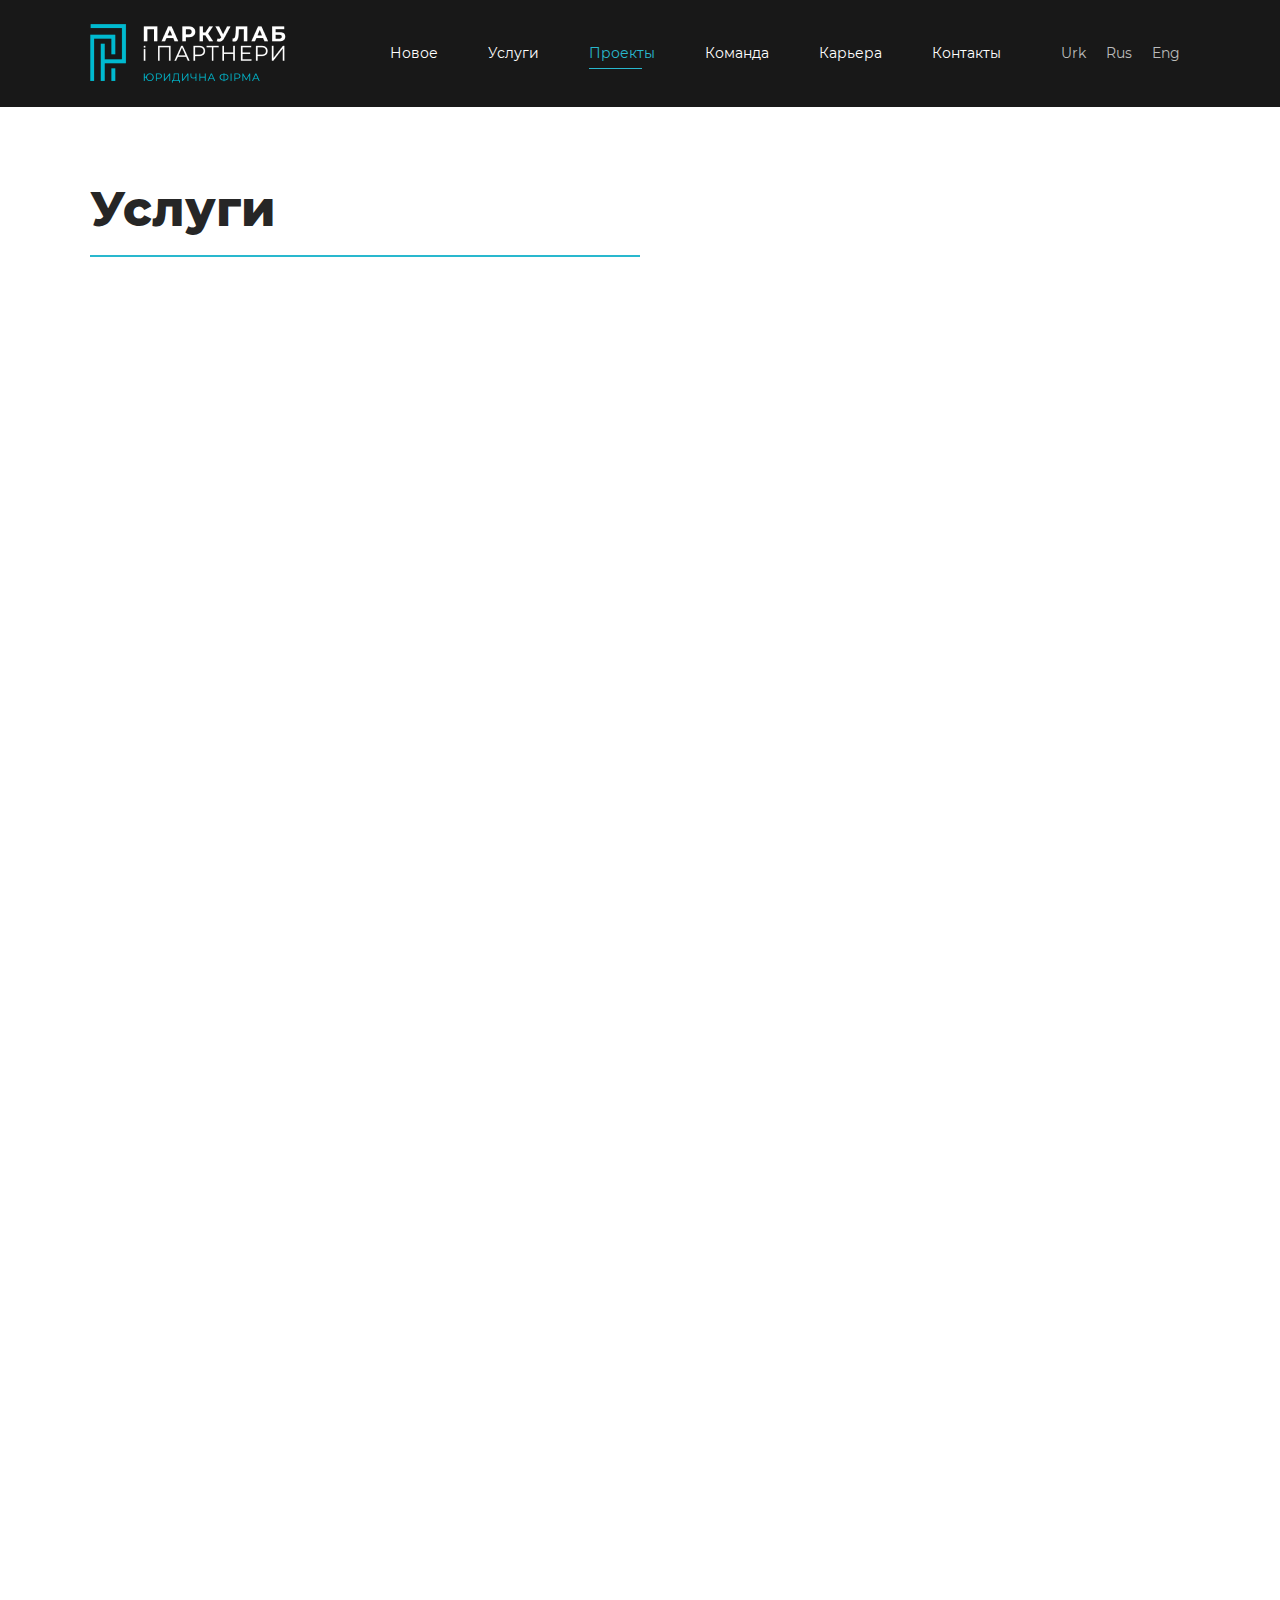
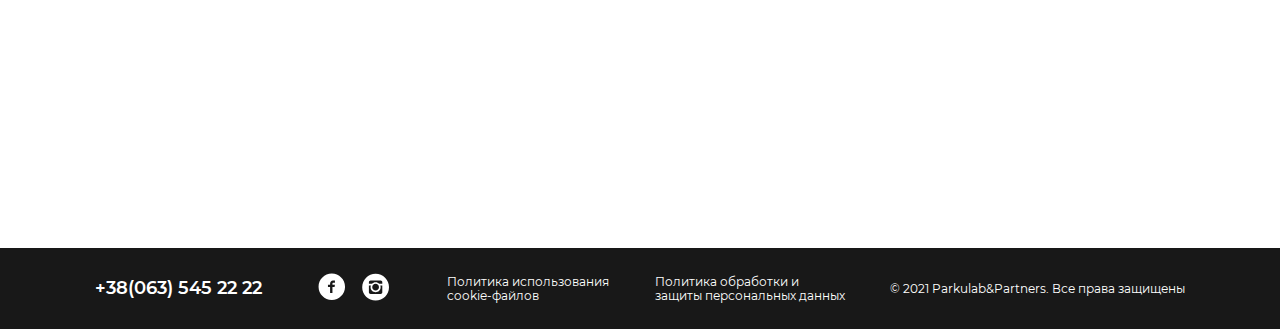
<file: projectss.html>
<!DOCTYPE html>
<html lang="en">

<head>
    <meta charset="UTF-8">
    <meta http-equiv="X-UA-Compatible" content="IE=edge">
    <meta name="viewport" content="width=device-width, initial-scale=1.0">
    <title>Document</title>
    <link rel="stylesheet" href="css/style.css">
</head>

<body>

    <div class="projectss">
        <div class="header">
            <div class="header__wraps">

                <div class="header__container _container">
                    <div class="header__inner">

                        <a href="index.html" class="header__logo logo">
                            <img class="logo__img" src="img/header/logo.png" alt="" class="logo__img">
                        </a>
                        <div class="header__right">
                            <div class="header__menu menu">
                                <ul class="menu__list">
                                    <li class="menu__item"><a href="new.html" class="menu__link ">Новое</a></li>
                                    <li class="menu__item"><a href="services.html" class="menu__link ">Услуги</a></li>
                                    <li class="menu__item"><a href="projectss.html" class="menu__link act">Проекты</a></li>
                                    <li class="menu__item"><a href="comand.html" class="menu__link">Команда</a></li>
                                    <li class="menu__item"><a href="" class="menu__link">Карьера</a></li>
                                    <li class="menu__item"><a href="contacts.html" class="menu__link">Контакты</a></li>
                                </ul>
                            </div>


                            <div class="header__lang lang">
                                <a href="" class="lang__send">Urk</a>
                                <a href="" class="lang__send">Rus</a>
                                <a href="" class="lang__send">Eng</a>
                            </div>

                        </div>
                        <div class="menuToggle icon">
                            <div class="hamburger"></div>
                        </div>
                    </div>
                </div>
            </div>

        </div>
        <div class="_container">
            <div class="projectss__content">
                <div class="contacts__title">
                    Услуги
                </div>
                <div class="contacts__line contacts__line_services">

                </div>
                <div class="projectss__blocks">
                    <a href="projectss-inn.html" class="projectss__block">
                        <div class="projectss__points">
                            <div class="projectss__point"></div>
                        </div>
                        <div class="projectss__texte">
                            <div class="projectss__text">Дело об отмене 55 млн. грн. налоговых доначислений ДП «Харківський приладобудівний завод ім. Т. Г. Шевченка»</div>
                            <img src="img/services/06.png" class="projectss__arrow"></img>
                        </div>
                        <div class="projectss__description">
                            <div class="projectss__client"><span class="projectss__blue">Клиент: </span>Lorem ipsum dolor sit amet, consectetur adipiscing elit.</div>
                            <div class="projectss__client"><span class="projectss__blue">Оппонент: </span>Lorem ipsum dolor sit amet, consectetur adipiscing elit.</div>
                        </div>
                    </a>
                    <a href="projectss-inn.html" class="projectss__block">
                        <div class="projectss__points">
                            <div class="projectss__point"></div>
                        </div>
                        <div class="projectss__texte">
                            <div class="projectss__text">Дело об отмене 55 млн. грн. налоговых доначислений ДП «Харківський приладобудівний завод ім. Т. Г. Шевченка»</div>
                            <img src="img/services/06.png" class="projectss__arrow"></img>
                        </div>
                        <div class="projectss__description">
                            <div class="projectss__client"><span class="projectss__blue">Клиент: </span>Lorem ipsum dolor sit amet, consectetur adipiscing elit.</div>
                            <div class="projectss__client"><span class="projectss__blue">Оппонент: </span>Lorem ipsum dolor sit amet, consectetur adipiscing elit.</div>
                        </div>
                    </a>
                    <a href="projectss-inn.html" class="projectss__block">
                        <div class="projectss__points">
                            <div class="projectss__point"></div>
                        </div>
                        <div class="projectss__texte">
                            <div class="projectss__text">Дело об отмене 55 млн. грн. налоговых доначислений ДП «Харківський приладобудівний завод ім. Т. Г. Шевченка»</div>
                            <img src="img/services/06.png" class="projectss__arrow"></img>
                        </div>
                        <div class="projectss__description">
                            <div class="projectss__client"><span class="projectss__blue">Клиент: </span>Lorem ipsum dolor sit amet, consectetur adipiscing elit.</div>
                            <div class="projectss__client"><span class="projectss__blue">Оппонент: </span>Lorem ipsum dolor sit amet, consectetur adipiscing elit.</div>
                        </div>
                    </a>
                    <a href="projectss-inn.html" class="projectss__block">
                        <div class="projectss__points">
                            <div class="projectss__point"></div>
                        </div>
                        <div class="projectss__texte">
                            <div class="projectss__text">Дело об отмене 55 млн. грн. налоговых доначислений ДП «Харківський приладобудівний завод ім. Т. Г. Шевченка»</div>
                            <img src="img/services/06.png" class="projectss__arrow"></img>
                        </div>
                        <div class="projectss__description">
                            <div class="projectss__client"><span class="projectss__blue">Клиент: </span>Lorem ipsum dolor sit amet, consectetur adipiscing elit.</div>
                            <div class="projectss__client"><span class="projectss__blue">Оппонент: </span>Lorem ipsum dolor sit amet, consectetur adipiscing elit.</div>
                        </div>
                    </a>
                    <a href="projectss-inn.html" class="projectss__block">
                        <div class="projectss__points">
                            <div class="projectss__point"></div>
                        </div>
                        <div class="projectss__texte">
                            <div class="projectss__text">Дело об отмене 55 млн. грн. налоговых доначислений ДП «Харківський приладобудівний завод ім. Т. Г. Шевченка»</div>
                            <img src="img/services/06.png" class="projectss__arrow"></img>
                        </div>
                        <div class="projectss__description">
                            <div class="projectss__client"><span class="projectss__blue">Клиент: </span>Lorem ipsum dolor sit amet, consectetur adipiscing elit.</div>
                            <div class="projectss__client"><span class="projectss__blue">Оппонент: </span>Lorem ipsum dolor sit amet, consectetur adipiscing elit.</div>
                        </div>
                    </a>
                    <a href="projectss-inn.html" class="projectss__block">
                        <div class="projectss__points">
                            <div class="projectss__point"></div>
                        </div>
                        <div class="projectss__texte">
                            <div class="projectss__text">Дело об отмене 55 млн. грн. налоговых доначислений ДП «Харківський приладобудівний завод ім. Т. Г. Шевченка»</div>
                            <img src="img/services/06.png" class="projectss__arrow"></img>
                        </div>
                        <div class="projectss__description">
                            <div class="projectss__client"><span class="projectss__blue">Клиент: </span>Lorem ipsum dolor sit amet, consectetur adipiscing elit.</div>
                            <div class="projectss__client"><span class="projectss__blue">Оппонент: </span>Lorem ipsum dolor sit amet, consectetur adipiscing elit.</div>
                        </div>
                    </a>
                </div>
                <div class="services__pagination">
                    <div class="services__pagin">
                        <div class="services__round">
                            <img src="img/services/07.png" alt="" class="services__blue">
                        </div>
                        <div class="services__pagtex">Показать еще</div>
                    </div>
                </div>
            </div>
        </div>
        <div class="footer">
            <div class="footer__container _container">
                <div class="footer__wrap">
                    <div class="footer__inner">
                        <div class="footer__telephone footer__block">
                            <a href="tel:+380635452222" class="footer__call">+38(063) 545 22 22</a>
                        </div>
                        <div class="footer__icons footer__block">
                            <a href="" class="footer__icon">
                                <svg class="footer__img" width="28" height="28" viewBox="0 0 28 28" fill="" xmlns="http://www.w3.org/2000/svg">
<path  d="M13.7941 0.551758C6.48047 0.551758 0.551758 6.48047 0.551758 13.7941C0.551758 21.1078 6.48047 27.0365 13.7941 27.0365C21.1078 27.0365 27.0365 21.1078 27.0365 13.7941C27.0365 6.48047 21.1078 0.551758 13.7941 0.551758ZM16.9309 9.70278H14.9404C14.7045 9.70278 14.4424 10.0131 14.4424 10.4256V11.8629H16.9323L16.5557 13.9127H14.4424V20.0663H12.0933V13.9127H9.9621V11.8629H12.0933V10.6573C12.0933 8.92755 13.2934 7.52193 14.9404 7.52193H16.9309V9.70278Z" />
</svg>

                            </a>
                            <a href="" class="footer__icon">

                                <svg class="footer__img" width="27" height="28" viewBox="0 0 27 28" fill="" xmlns="http://www.w3.org/2000/svg">
<path d="M13.6 27.5882C11.7854 27.5882 10.0494 27.2349 8.39181 26.5282C6.73426 25.8216 5.30789 24.8707 4.11271 23.6755C2.91753 22.4803 1.96661 21.054 1.25997 19.3964C0.553333 17.7389 0.200012 16.0028 0.200012 14.1882C0.200012 12.3736 0.553333 10.6376 1.25997 8.98C1.96661 7.32245 2.91753 5.89609 4.11271 4.7009C5.30789 3.50572 6.73426 2.55481 8.39181 1.84817C10.0494 1.14153 11.7854 0.788208 13.6 0.788208C15.4146 0.788208 17.1507 1.14153 18.8082 1.84817C20.4658 2.55481 21.8921 3.50572 23.0873 4.7009C24.2825 5.89609 25.2334 7.32245 25.9401 8.98C26.6467 10.6376 27 12.3736 27 14.1882C27 16.0028 26.6467 17.7389 25.9401 19.3964C25.2334 21.054 24.2825 22.4803 23.0873 23.6755C21.8921 24.8707 20.4658 25.8216 18.8082 26.5282C17.1507 27.2349 15.4146 27.5882 13.6 27.5882ZM20.3 9.16321C20.3 8.70956 20.1386 8.31698 19.8158 7.98547C19.493 7.65396 19.0961 7.48821 18.625 7.48821H8.57501C8.12137 7.48821 7.72879 7.65396 7.39728 7.98547C7.06577 8.31698 6.90001 8.70956 6.90001 9.16321V10.8382H9.88361C10.8956 9.72154 12.1344 9.16321 13.6 9.16321C15.0656 9.16321 16.3044 9.72154 17.3164 10.8382H20.3V9.16321ZM10.25 14.1882C10.25 15.1129 10.5772 15.9025 11.2315 16.5568C11.8858 17.2111 12.6753 17.5382 13.6 17.5382C14.5248 17.5382 15.3143 17.2111 15.9686 16.5568C16.6229 15.9025 16.95 15.1129 16.95 14.1882C16.95 13.2635 16.6229 12.4739 15.9686 11.8197C15.3143 11.1654 14.5248 10.8382 13.6 10.8382C12.6753 10.8382 11.8858 11.1654 11.2315 11.8197C10.5772 12.4739 10.25 13.2635 10.25 14.1882ZM20.3 12.5132H18.3109C18.5203 13.089 18.625 13.6473 18.625 14.1882C18.625 15.584 18.1365 16.7705 17.1594 17.7476C16.1823 18.7247 14.9958 19.2132 13.6 19.2132C12.2042 19.2132 11.0177 18.7247 10.0406 17.7476C9.06355 16.7705 8.57501 15.584 8.57501 14.1882C8.57501 13.6473 8.6797 13.089 8.88907 12.5132H6.90001V19.2132C6.90001 19.6843 7.06141 20.0812 7.38419 20.404C7.70698 20.7268 8.10392 20.8882 8.57501 20.8882H18.625C19.0961 20.8882 19.493 20.7268 19.8158 20.404C20.1386 20.0812 20.3 19.6843 20.3 19.2132V12.5132Z" />
</svg>

                            </a>

                        </div>
                        <div class="footer__politics footer__block">
                            Политика использования <br> cookie-файлов

                        </div>
                        <div class="footer__politics footer__block">
                            Политика обработки и <br> защиты персональных данных


                        </div>
                        <div class="footer__rights footer__block">

                            © 2021 Parkulab&Partners. Все права защищены


                        </div>
                    </div>
                </div>
            </div>
        </div>
    </div>
    <script src="https://code.jquery.com/jquery-2.2.4.min.js"></script>


    <script src="slick.min.js "></script>
    <script src="js//contacts.js "></script>
    <script src="js/script.js"></script>


</body>

</html>
</file>
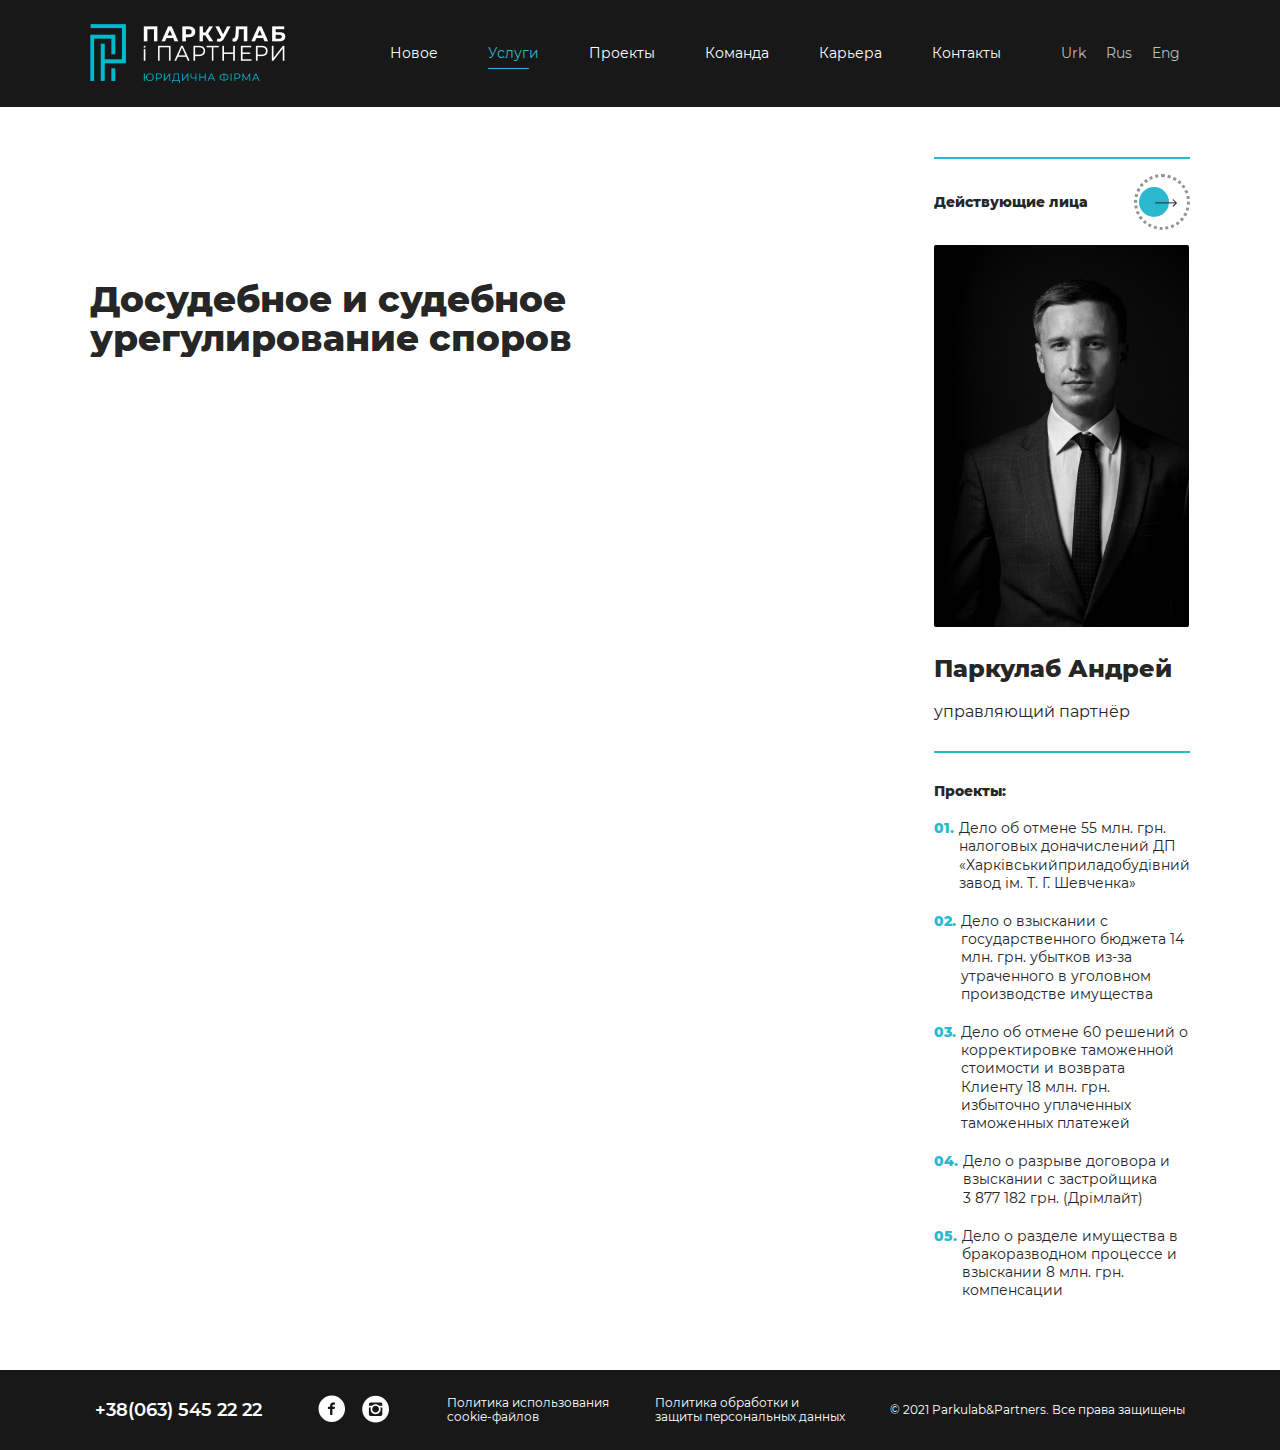
<file: services-inn.html>
<!DOCTYPE html>
<html lang="en">

<head>
    <meta charset="UTF-8">
    <meta http-equiv="X-UA-Compatible" content="IE=edge">
    <meta name="viewport" content="width=device-width, initial-scale=1.0">
    <title>Document</title>
    <link rel="stylesheet" href="css/style.css">
</head>

<body>

    <div class="services-inn">
        <div class="header">
            <div class="header__wraps">

                <div class="header__container _container">
                    <div class="header__inner">

                        <a href="index.html" class="header__logo logo">
                            <img class="logo__img" src="img/header/logo.png" alt="" class="logo__img">
                        </a>
                        <div class="header__right">
                            <div class="header__menu menu">
                                <ul class="menu__list">
                                    <li class="menu__item"><a href="new.html" class="menu__link ">Новое</a></li>
                                    <li class="menu__item"><a href="services.html" class="menu__link act">Услуги</a></li>
                                    <li class="menu__item"><a href="projectss.html" class="menu__link">Проекты</a></li>
                                    <li class="menu__item"><a href="comand.html" class="menu__link">Команда</a></li>
                                    <li class="menu__item"><a href="" class="menu__link">Карьера</a></li>
                                    <li class="menu__item"><a href="contacts.html" class="menu__link">Контакты</a></li>
                                </ul>
                            </div>


                            <div class="header__lang lang">
                                <a href="" class="lang__send">Urk</a>
                                <a href="" class="lang__send">Rus</a>
                                <a href="" class="lang__send">Eng</a>
                            </div>

                        </div>
                        <div class="menuToggle icon">
                            <div class="hamburger"></div>
                        </div>
                    </div>
                </div>
            </div>

        </div>
        <div class="_container">
            <div class="services-inn__content">
                <div class="services-inn__left">
                    <div class="services-inn__icons">
                        <img src="img/services/01.png" alt="" class="services-inn__icon">
                    </div>
                    <div class="contacts__title services-inn__tit">
                        Досудебное и судебное урегулирование споров

                    </div>
                    <div class="services-inn__block">
                        <div class="services-inn__title">Lorem ipsum dolor sit amet, consectetur adipiscing elit:</div>
                        <ul class="services-inn__list">
                            <li class="services-inn__item">
                                Lorem ipsum dolor sit amet, consectetur adipiscing elit
                            </li>
                            <li class="services-inn__item">
                                Lorem ipsum dolor sit amet, consectetur adipiscing elit
                            </li>
                            <li class="services-inn__item">
                                Lorem ipsum dolor sit amet, consectetur adipiscing elit
                            </li>
                            <li class="services-inn__item">
                                Lorem ipsum dolor sit amet, consectetur adipiscing elit
                            </li>
                            <li class="services-inn__item">
                                Lorem ipsum dolor sit amet, consectetur adipiscing elit
                            </li>
                            <li class="services-inn__item">
                                Lorem ipsum dolor sit amet, consectetur adipiscing elit
                            </li>
                        </ul>
                    </div>
                    <div class="services-inn__block">
                        <div class="services-inn__title">Lorem ipsum dolor sit amet, consectetur adipiscing elit:</div>
                        <ul class="services-inn__list">
                            <li class="services-inn__item">
                                Lorem ipsum dolor sit amet, consectetur adipiscing elit
                            </li>
                            <li class="services-inn__item">
                                Lorem ipsum dolor sit amet, consectetur adipiscing elit
                            </li>
                            <li class="services-inn__item">
                                Lorem ipsum dolor sit amet, consectetur adipiscing elit
                            </li>
                            <li class="services-inn__item">
                                Lorem ipsum dolor sit amet, consectetur adipiscing elit
                            </li>
                            <li class="services-inn__item">
                                Lorem ipsum dolor sit amet, consectetur adipiscing elit
                            </li>
                            <li class="services-inn__item">
                                Lorem ipsum dolor sit amet, consectetur adipiscing elit
                            </li>
                        </ul>
                    </div>

                    <div class="services-inn__nav">
                        <div class="services-inn__line services-inn__line_one"></div>
                        <div class="services-inn__navblock">
                            <a href="" class="services-inn__link">Все услуги</a>
                            <span class=" content-two__round services-inn__round services-inn__round_two">
                                        <span class="services-inn__blue">

                                        </span>
                            </span>
                        </div>

                    </div>
                </div>
                <div class="services-inn__right">
                    <div class="services-inn__line"></div>

                    <div class="services-inn__who">
                        <div class="services-inn__face">Действующие лица</div>
                        <span class=" content-two__round services-inn__round">
                                        <span class="services-inn__blue">

                                        </span>
                        </span>



                    </div>
                    <img src="img/services-inn/01.png" alt="" class="services-inn__photo">
                    <div class="services-inn__name">
                        Паркулаб Андрей
                    </div>
                    <div class="services-inn__dol">
                        управляющий партнёр
                    </div>
                    <div class="services-inn__line"></div>
                    <div class="services-inn__protit">Проекты:</div>
                    <div class="services-inn__projects">
                        <div class="services-inn__project">
                            <div class="services-inn__num">01. </div>
                            <div class="services-inn__texte">Дело об отмене 55 млн. грн. налоговых доначислений ДП «Харківськийприладобудівний завод ім. Т. Г. Шевченка»</div>
                        </div>
                        <div class="services-inn__project">
                            <div class="services-inn__num">02. </div>
                            <div class="services-inn__texte">Дело о взыскании с государственного бюджета 14 млн. грн. убытков из-за утраченного в уголовном производстве имущества</div>
                        </div>
                        <div class="services-inn__project">
                            <div class="services-inn__num">03. </div>
                            <div class="services-inn__texte">Дело об отмене 60 решений о корректировке таможенной стоимости и возврата Клиенту 18 млн. грн. избыточно уплаченных таможенных платежей</div>
                        </div>
                        <div class="services-inn__project">
                            <div class="services-inn__num">04. </div>
                            <div class="services-inn__texte">Дело о разрыве договора и взыскании с застройщика 3 877 182 грн. (Дрімлайт)</div>
                        </div>
                        <div class="services-inn__project">
                            <div class="services-inn__num">05. </div>
                            <div class="services-inn__texte">Дело о разделе имущества в бракоразводном процессе и взыскании 8 млн. грн. компенсации</div>
                        </div>


                    </div>
                </div>
            </div>
        </div>

        <div class="footer">
            <div class="footer__container _container">
                <div class="footer__wrap">
                    <div class="footer__inner">
                        <div class="footer__telephone footer__block">
                            <a href="tel:+380635452222" class="footer__call">+38(063) 545 22 22</a>
                        </div>
                        <div class="footer__icons footer__block">
                            <a href="" class="footer__icon">
                                <svg class="footer__img" width="28" height="28" viewBox="0 0 28 28" fill="" xmlns="http://www.w3.org/2000/svg">
<path  d="M13.7941 0.551758C6.48047 0.551758 0.551758 6.48047 0.551758 13.7941C0.551758 21.1078 6.48047 27.0365 13.7941 27.0365C21.1078 27.0365 27.0365 21.1078 27.0365 13.7941C27.0365 6.48047 21.1078 0.551758 13.7941 0.551758ZM16.9309 9.70278H14.9404C14.7045 9.70278 14.4424 10.0131 14.4424 10.4256V11.8629H16.9323L16.5557 13.9127H14.4424V20.0663H12.0933V13.9127H9.9621V11.8629H12.0933V10.6573C12.0933 8.92755 13.2934 7.52193 14.9404 7.52193H16.9309V9.70278Z" />
</svg>

                            </a>
                            <a href="" class="footer__icon">

                                <svg class="footer__img" width="27" height="28" viewBox="0 0 27 28" fill="" xmlns="http://www.w3.org/2000/svg">
<path d="M13.6 27.5882C11.7854 27.5882 10.0494 27.2349 8.39181 26.5282C6.73426 25.8216 5.30789 24.8707 4.11271 23.6755C2.91753 22.4803 1.96661 21.054 1.25997 19.3964C0.553333 17.7389 0.200012 16.0028 0.200012 14.1882C0.200012 12.3736 0.553333 10.6376 1.25997 8.98C1.96661 7.32245 2.91753 5.89609 4.11271 4.7009C5.30789 3.50572 6.73426 2.55481 8.39181 1.84817C10.0494 1.14153 11.7854 0.788208 13.6 0.788208C15.4146 0.788208 17.1507 1.14153 18.8082 1.84817C20.4658 2.55481 21.8921 3.50572 23.0873 4.7009C24.2825 5.89609 25.2334 7.32245 25.9401 8.98C26.6467 10.6376 27 12.3736 27 14.1882C27 16.0028 26.6467 17.7389 25.9401 19.3964C25.2334 21.054 24.2825 22.4803 23.0873 23.6755C21.8921 24.8707 20.4658 25.8216 18.8082 26.5282C17.1507 27.2349 15.4146 27.5882 13.6 27.5882ZM20.3 9.16321C20.3 8.70956 20.1386 8.31698 19.8158 7.98547C19.493 7.65396 19.0961 7.48821 18.625 7.48821H8.57501C8.12137 7.48821 7.72879 7.65396 7.39728 7.98547C7.06577 8.31698 6.90001 8.70956 6.90001 9.16321V10.8382H9.88361C10.8956 9.72154 12.1344 9.16321 13.6 9.16321C15.0656 9.16321 16.3044 9.72154 17.3164 10.8382H20.3V9.16321ZM10.25 14.1882C10.25 15.1129 10.5772 15.9025 11.2315 16.5568C11.8858 17.2111 12.6753 17.5382 13.6 17.5382C14.5248 17.5382 15.3143 17.2111 15.9686 16.5568C16.6229 15.9025 16.95 15.1129 16.95 14.1882C16.95 13.2635 16.6229 12.4739 15.9686 11.8197C15.3143 11.1654 14.5248 10.8382 13.6 10.8382C12.6753 10.8382 11.8858 11.1654 11.2315 11.8197C10.5772 12.4739 10.25 13.2635 10.25 14.1882ZM20.3 12.5132H18.3109C18.5203 13.089 18.625 13.6473 18.625 14.1882C18.625 15.584 18.1365 16.7705 17.1594 17.7476C16.1823 18.7247 14.9958 19.2132 13.6 19.2132C12.2042 19.2132 11.0177 18.7247 10.0406 17.7476C9.06355 16.7705 8.57501 15.584 8.57501 14.1882C8.57501 13.6473 8.6797 13.089 8.88907 12.5132H6.90001V19.2132C6.90001 19.6843 7.06141 20.0812 7.38419 20.404C7.70698 20.7268 8.10392 20.8882 8.57501 20.8882H18.625C19.0961 20.8882 19.493 20.7268 19.8158 20.404C20.1386 20.0812 20.3 19.6843 20.3 19.2132V12.5132Z" />
</svg>

                            </a>

                        </div>
                        <div class="footer__politics footer__block">
                            Политика использования <br> cookie-файлов

                        </div>
                        <div class="footer__politics footer__block">
                            Политика обработки и <br> защиты персональных данных


                        </div>
                        <div class="footer__rights footer__block">

                            © 2021 Parkulab&Partners. Все права защищены


                        </div>
                    </div>
                </div>
            </div>
        </div>
    </div>
    <script src="https://code.jquery.com/jquery-2.2.4.min.js"></script>


    <script src="slick.min.js "></script>
    <script src="js//contacts.js "></script>
    <script src="js/script.js"></script>

</body>

</html>
</file>
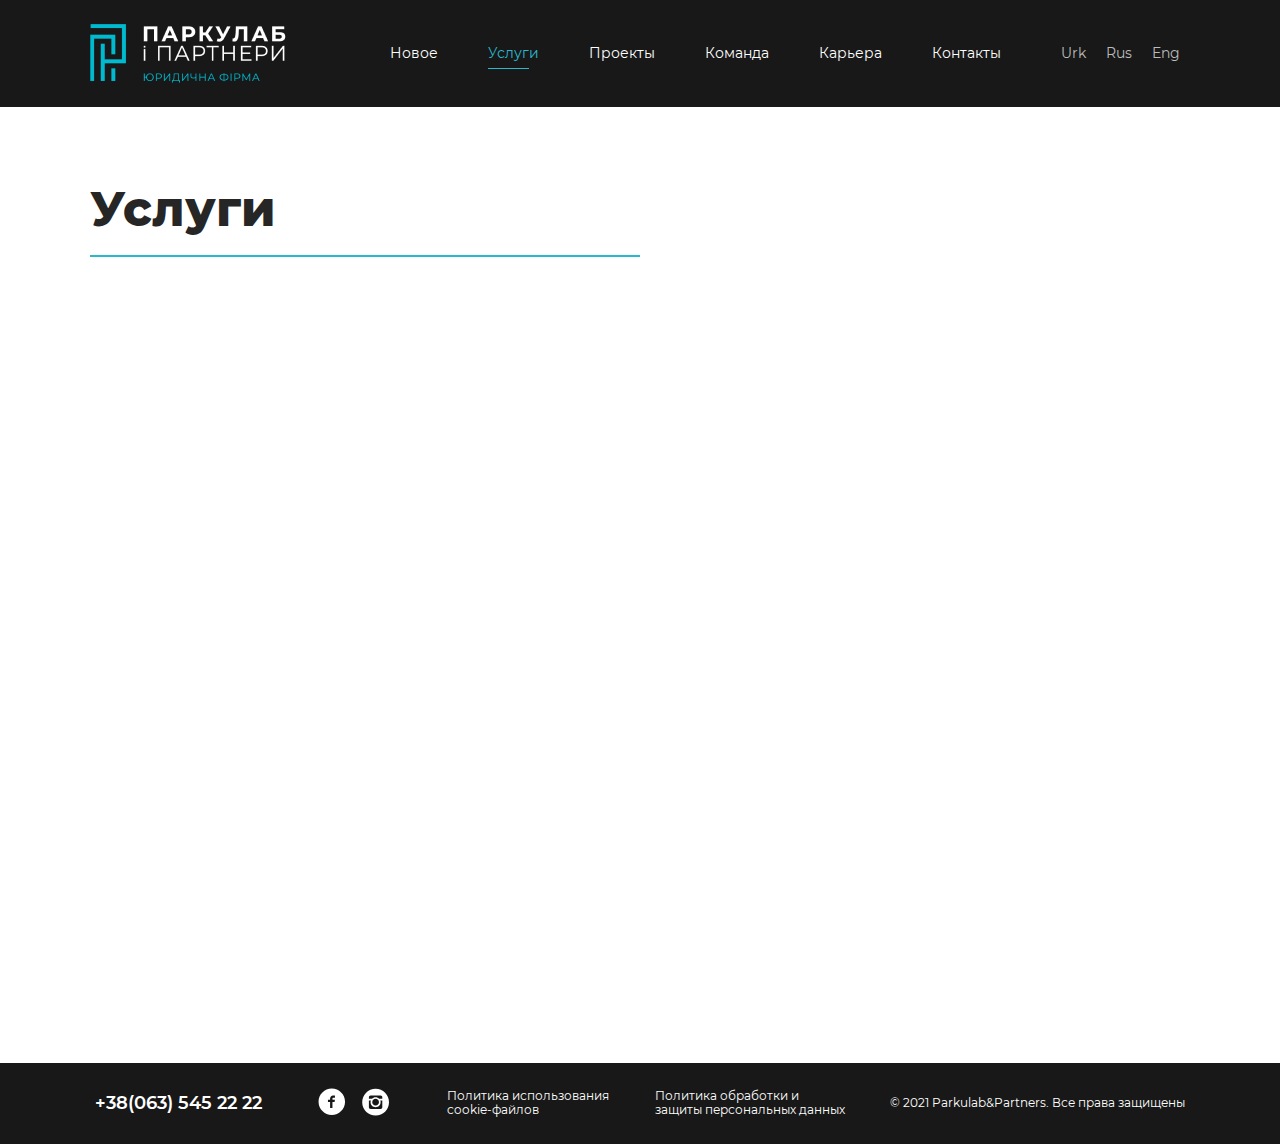
<file: services.html>
<!DOCTYPE html>
<html lang="en">

<head>
    <meta charset="UTF-8">
    <meta http-equiv="X-UA-Compatible" content="IE=edge">
    <meta name="viewport" content="width=device-width, initial-scale=1.0">
    <title>Document</title>
    <link rel="stylesheet" href="css/style.css">
</head>

<body>

    <div class="services">
        <div class="header">
            <div class="header__wraps">

                <div class="header__container _container">
                    <div class="header__inner">

                        <a href="index.html" class="header__logo logo">
                            <img class="logo__img" src="img/header/logo.png" alt="" class="logo__img">
                        </a>
                        <div class="header__right">
                            <div class="header__menu menu">
                                <ul class="menu__list">
                                    <li class="menu__item"><a href="new.html" class="menu__link ">Новое</a></li>
                                    <li class="menu__item"><a href="services.html" class="menu__link act">Услуги</a></li>
                                    <li class="menu__item"><a href="projectss.html" class="menu__link">Проекты</a></li>
                                    <li class="menu__item"><a href="comand.html" class="menu__link">Команда</a></li>
                                    <li class="menu__item"><a href="" class="menu__link">Карьера</a></li>
                                    <li class="menu__item"><a href="contacts.html" class="menu__link">Контакты</a></li>
                                </ul>
                            </div>


                            <div class="header__lang lang">
                                <a href="" class="lang__send">Urk</a>
                                <a href="" class="lang__send">Rus</a>
                                <a href="" class="lang__send">Eng</a>
                            </div>

                        </div>
                        <div class="menuToggle icon">
                            <div class="hamburger"></div>
                        </div>
                    </div>
                </div>
            </div>

        </div>
        <div class="services__content">
            <div class="_container">
                <div class="contacts__title">
                    Услуги
                </div>
                <div class="contacts__line contacts__line_services">

                </div>
                <div class="services__block">
                    <a href="services-inn.html" class="services__item services__item_marg">
                        <div class="services__inner">
                            <img src="img/services/01.png" alt="" class="services__icon">
                            <div class="services__text">
                                <div class="services__texte">Lorem ipsum dolor sit amet, consectetur adipiscing elit. Nisl quam et a libero sed.</div>
                                <img class="services__arrow" src="img/services/06.png" alt="">
                            </div>

                        </div>


                    </a>
                    <a href="services-inn.html" class="services__item ">
                        <div class="services__inner">
                            <img src="img/services/02.png" alt="" class="services__icon">
                            <div class="services__text">
                                <div class="services__texte">Lorem ipsum dolor sit amet, consectetur adipiscing elit. Nisl quam et a libero sed.</div>
                                <img class="services__arrow" src="img/services/06.png" alt="">
                            </div>

                        </div>


                    </a>
                    <a href="services-inn.html" class="services__item services__item_marg ">
                        <div class="services__inner">
                            <img src="img/services/03.png" alt="" class="services__icon">
                            <div class="services__text">
                                <div class="services__texte">Lorem ipsum dolor sit amet, consectetur adipiscing elit. Nisl quam et a libero sed.</div>
                                <img class="services__arrow" src="img/services/06.png" alt="">
                            </div>

                        </div>


                    </a>
                    <a href="services-inn.html" class="services__item  ">
                        <div class="services__inner">
                            <img src="img/services/04.png" alt="" class="services__icon">
                            <div class="services__text">
                                <div class="services__texte">Lorem ipsum dolor sit amet, consectetur adipiscing elit. Nisl quam et a libero sed.</div>
                                <img class="services__arrow" src="img/services/06.png" alt="">
                            </div>

                        </div>


                    </a>



                </div>
                <div class="services__pagination">
                    <div class="services__pagin">
                        <div class="services__round">
                            <img src="img/services/07.png" alt="" class="services__blue">
                        </div>
                        <div class="services__pagtex">Показать еще</div>
                    </div>
                </div>
            </div>
        </div>
        <div class="footer">
            <div class="footer__container _container">
                <div class="footer__wrap">
                    <div class="footer__inner">
                        <div class="footer__telephone footer__block">
                            <a href="tel:+380635452222" class="footer__call">+38(063) 545 22 22</a>
                        </div>
                        <div class="footer__icons footer__block">
                            <a href="" class="footer__icon">
                                <svg class="footer__img" width="28" height="28" viewBox="0 0 28 28" fill="" xmlns="http://www.w3.org/2000/svg">
<path  d="M13.7941 0.551758C6.48047 0.551758 0.551758 6.48047 0.551758 13.7941C0.551758 21.1078 6.48047 27.0365 13.7941 27.0365C21.1078 27.0365 27.0365 21.1078 27.0365 13.7941C27.0365 6.48047 21.1078 0.551758 13.7941 0.551758ZM16.9309 9.70278H14.9404C14.7045 9.70278 14.4424 10.0131 14.4424 10.4256V11.8629H16.9323L16.5557 13.9127H14.4424V20.0663H12.0933V13.9127H9.9621V11.8629H12.0933V10.6573C12.0933 8.92755 13.2934 7.52193 14.9404 7.52193H16.9309V9.70278Z" />
</svg>

                            </a>
                            <a href="" class="footer__icon">

                                <svg class="footer__img" width="27" height="28" viewBox="0 0 27 28" fill="" xmlns="http://www.w3.org/2000/svg">
<path d="M13.6 27.5882C11.7854 27.5882 10.0494 27.2349 8.39181 26.5282C6.73426 25.8216 5.30789 24.8707 4.11271 23.6755C2.91753 22.4803 1.96661 21.054 1.25997 19.3964C0.553333 17.7389 0.200012 16.0028 0.200012 14.1882C0.200012 12.3736 0.553333 10.6376 1.25997 8.98C1.96661 7.32245 2.91753 5.89609 4.11271 4.7009C5.30789 3.50572 6.73426 2.55481 8.39181 1.84817C10.0494 1.14153 11.7854 0.788208 13.6 0.788208C15.4146 0.788208 17.1507 1.14153 18.8082 1.84817C20.4658 2.55481 21.8921 3.50572 23.0873 4.7009C24.2825 5.89609 25.2334 7.32245 25.9401 8.98C26.6467 10.6376 27 12.3736 27 14.1882C27 16.0028 26.6467 17.7389 25.9401 19.3964C25.2334 21.054 24.2825 22.4803 23.0873 23.6755C21.8921 24.8707 20.4658 25.8216 18.8082 26.5282C17.1507 27.2349 15.4146 27.5882 13.6 27.5882ZM20.3 9.16321C20.3 8.70956 20.1386 8.31698 19.8158 7.98547C19.493 7.65396 19.0961 7.48821 18.625 7.48821H8.57501C8.12137 7.48821 7.72879 7.65396 7.39728 7.98547C7.06577 8.31698 6.90001 8.70956 6.90001 9.16321V10.8382H9.88361C10.8956 9.72154 12.1344 9.16321 13.6 9.16321C15.0656 9.16321 16.3044 9.72154 17.3164 10.8382H20.3V9.16321ZM10.25 14.1882C10.25 15.1129 10.5772 15.9025 11.2315 16.5568C11.8858 17.2111 12.6753 17.5382 13.6 17.5382C14.5248 17.5382 15.3143 17.2111 15.9686 16.5568C16.6229 15.9025 16.95 15.1129 16.95 14.1882C16.95 13.2635 16.6229 12.4739 15.9686 11.8197C15.3143 11.1654 14.5248 10.8382 13.6 10.8382C12.6753 10.8382 11.8858 11.1654 11.2315 11.8197C10.5772 12.4739 10.25 13.2635 10.25 14.1882ZM20.3 12.5132H18.3109C18.5203 13.089 18.625 13.6473 18.625 14.1882C18.625 15.584 18.1365 16.7705 17.1594 17.7476C16.1823 18.7247 14.9958 19.2132 13.6 19.2132C12.2042 19.2132 11.0177 18.7247 10.0406 17.7476C9.06355 16.7705 8.57501 15.584 8.57501 14.1882C8.57501 13.6473 8.6797 13.089 8.88907 12.5132H6.90001V19.2132C6.90001 19.6843 7.06141 20.0812 7.38419 20.404C7.70698 20.7268 8.10392 20.8882 8.57501 20.8882H18.625C19.0961 20.8882 19.493 20.7268 19.8158 20.404C20.1386 20.0812 20.3 19.6843 20.3 19.2132V12.5132Z" />
</svg>

                            </a>

                        </div>
                        <div class="footer__politics footer__block">
                            Политика использования <br> cookie-файлов

                        </div>
                        <div class="footer__politics footer__block">
                            Политика обработки и <br> защиты персональных данных


                        </div>
                        <div class="footer__rights footer__block">

                            © 2021 Parkulab&Partners. Все права защищены


                        </div>
                    </div>
                </div>
            </div>
        </div>
    </div>
    <script src="https://code.jquery.com/jquery-2.2.4.min.js"></script>

    <script src="slick.min.js "></script>

    <script src="js//contacts.js "></script>
    <script src="js/script.js"></script>

</body>

</html>
</file>
